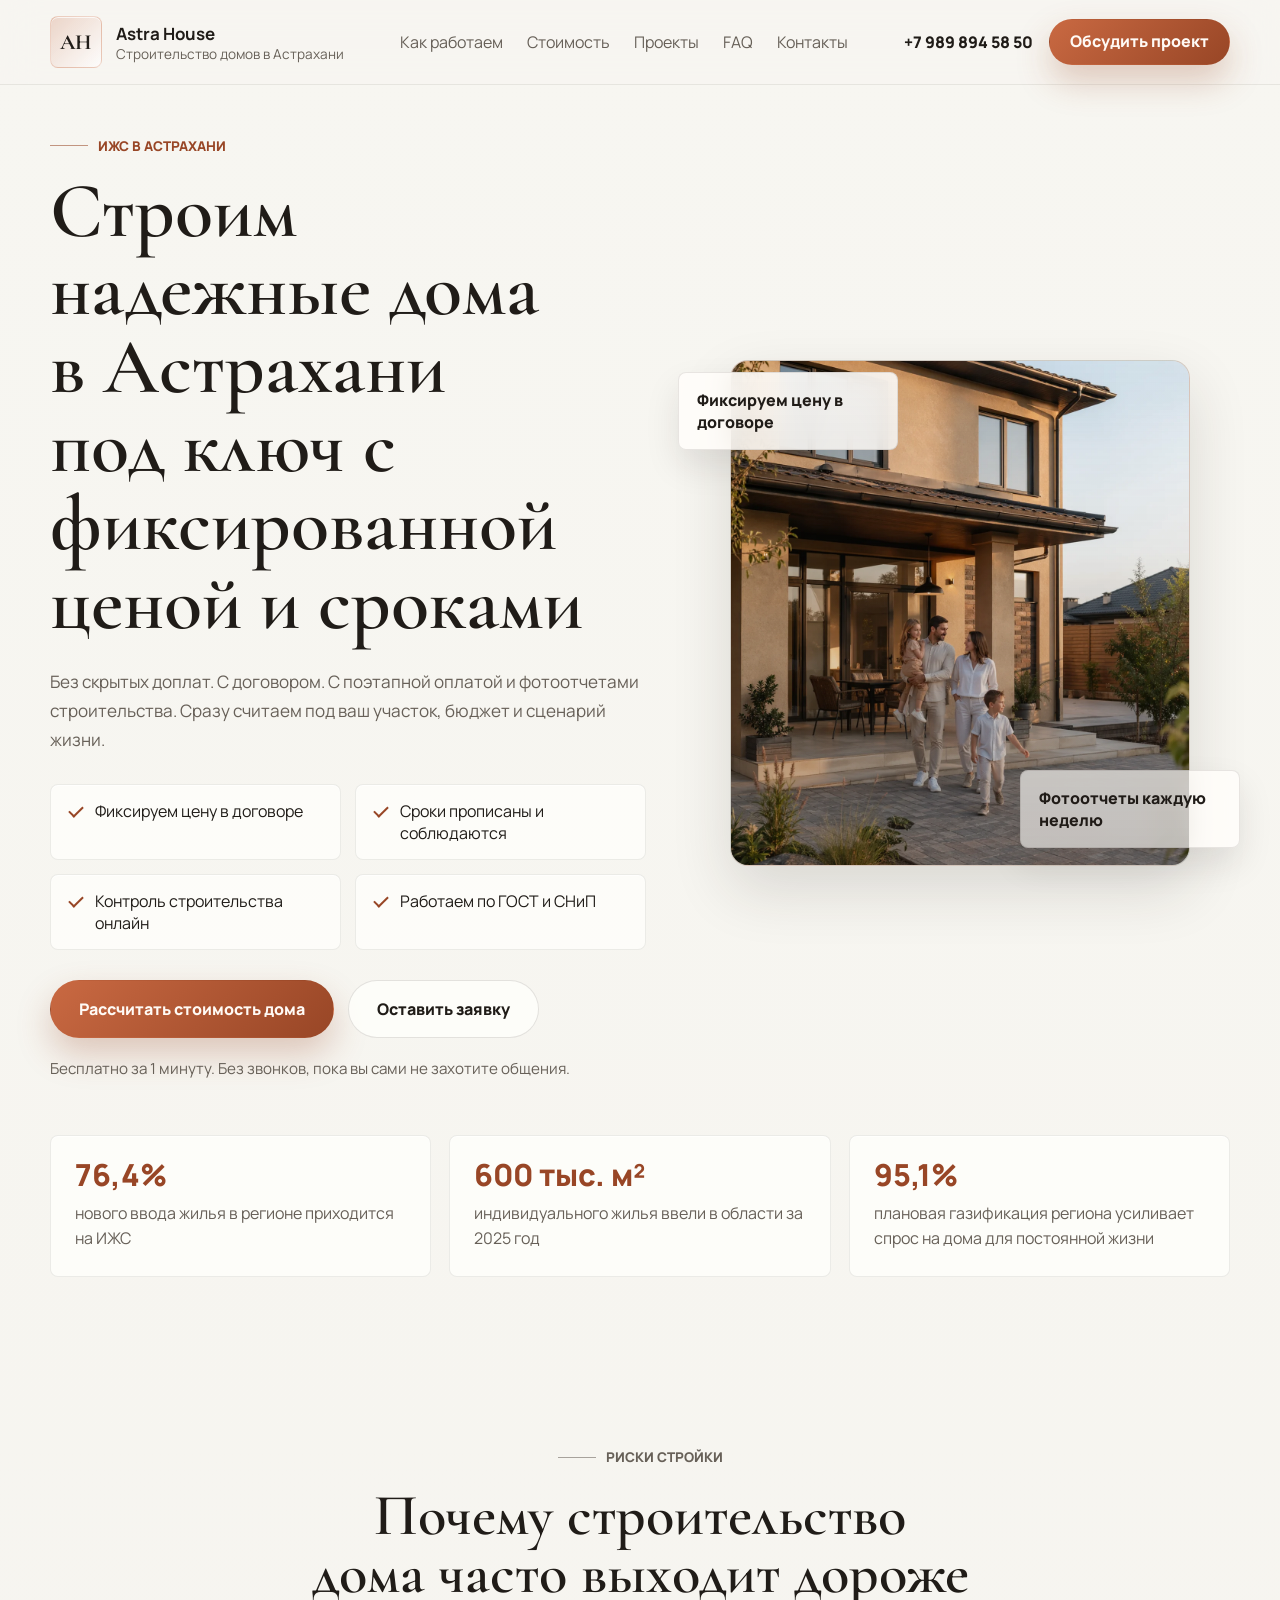
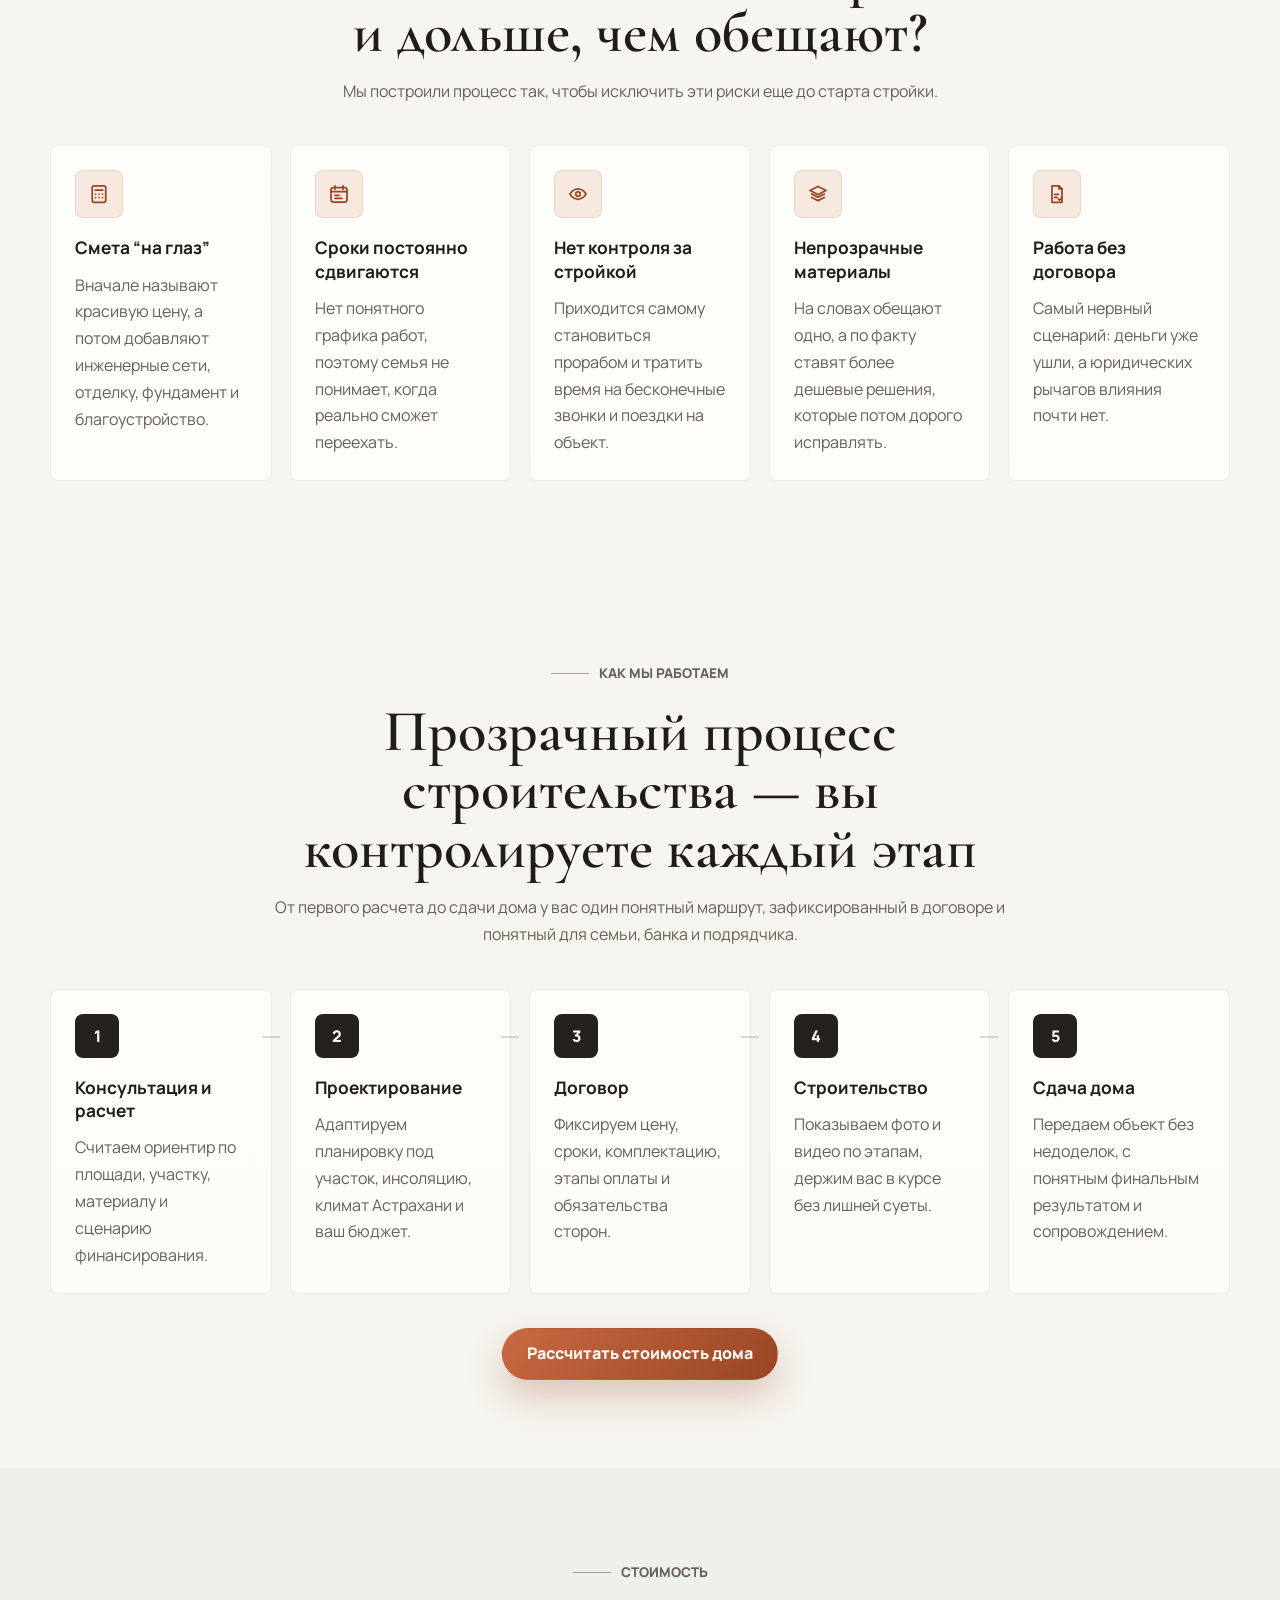
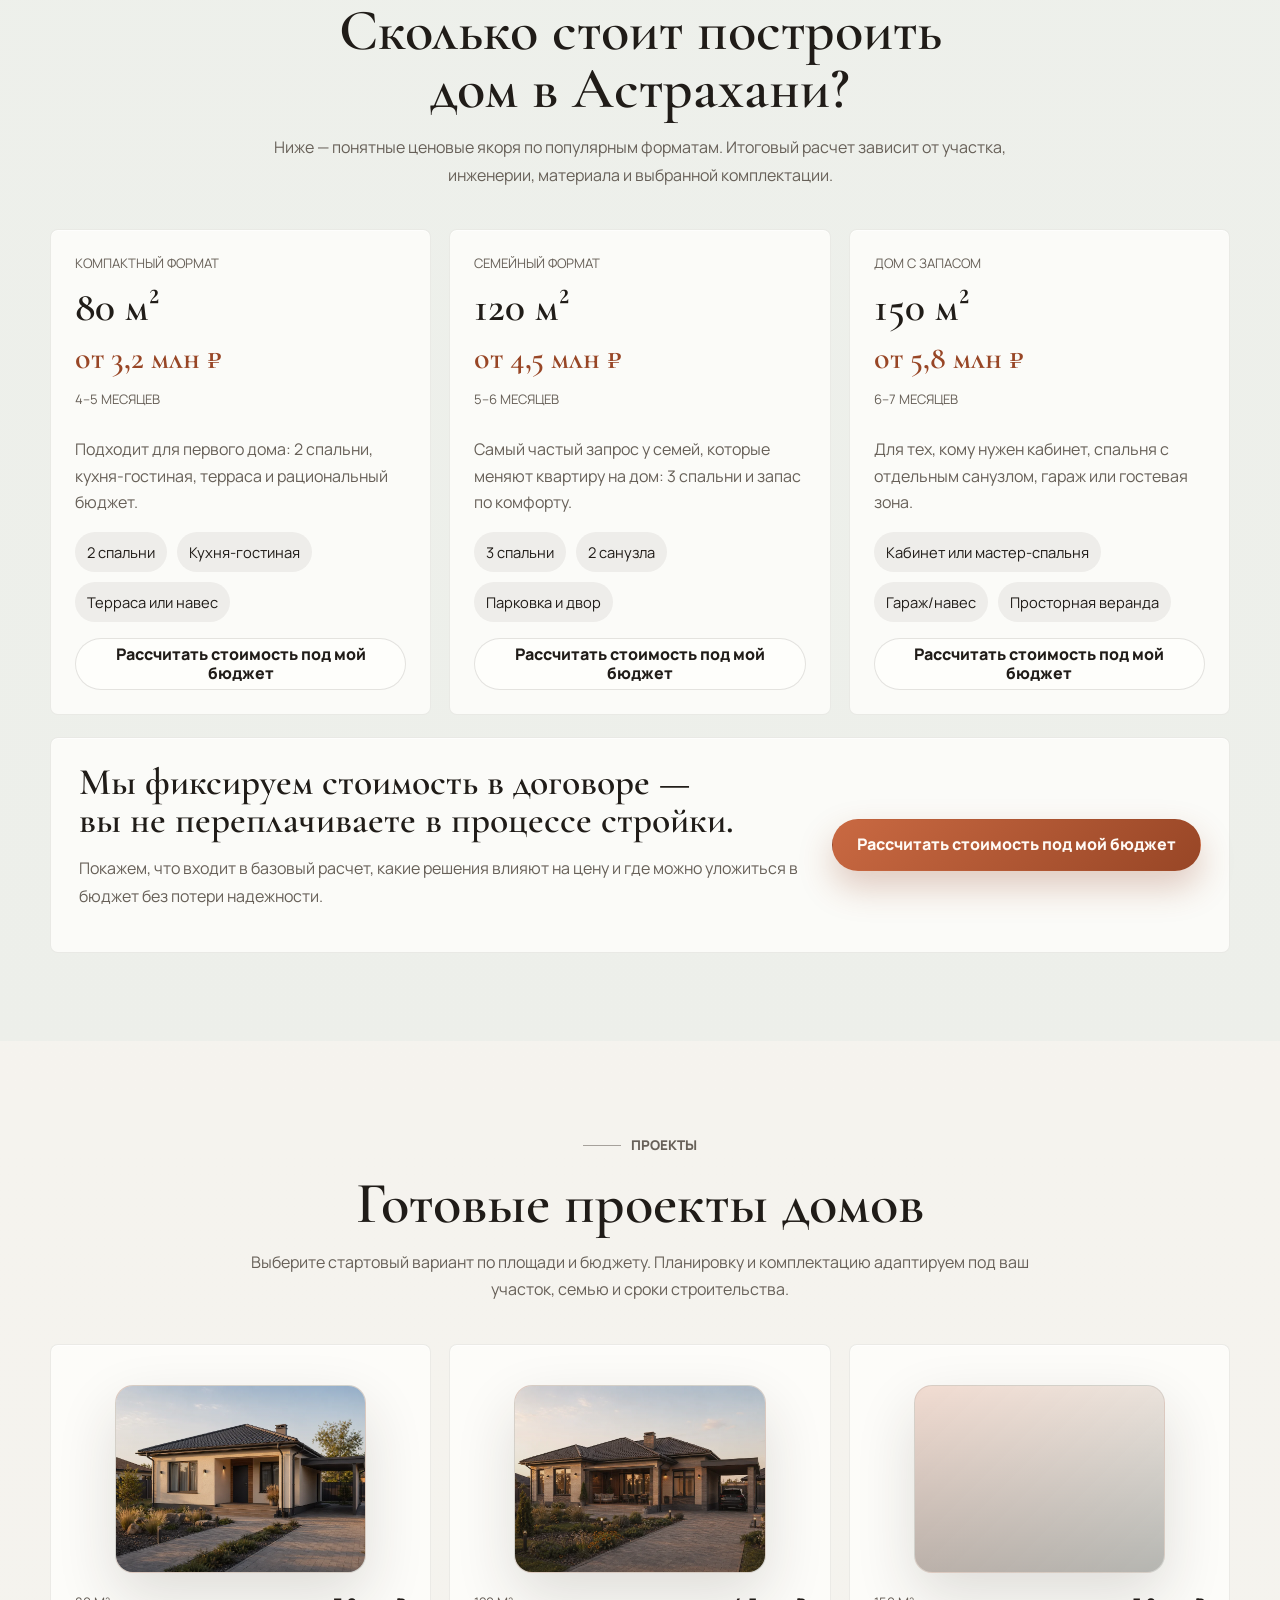
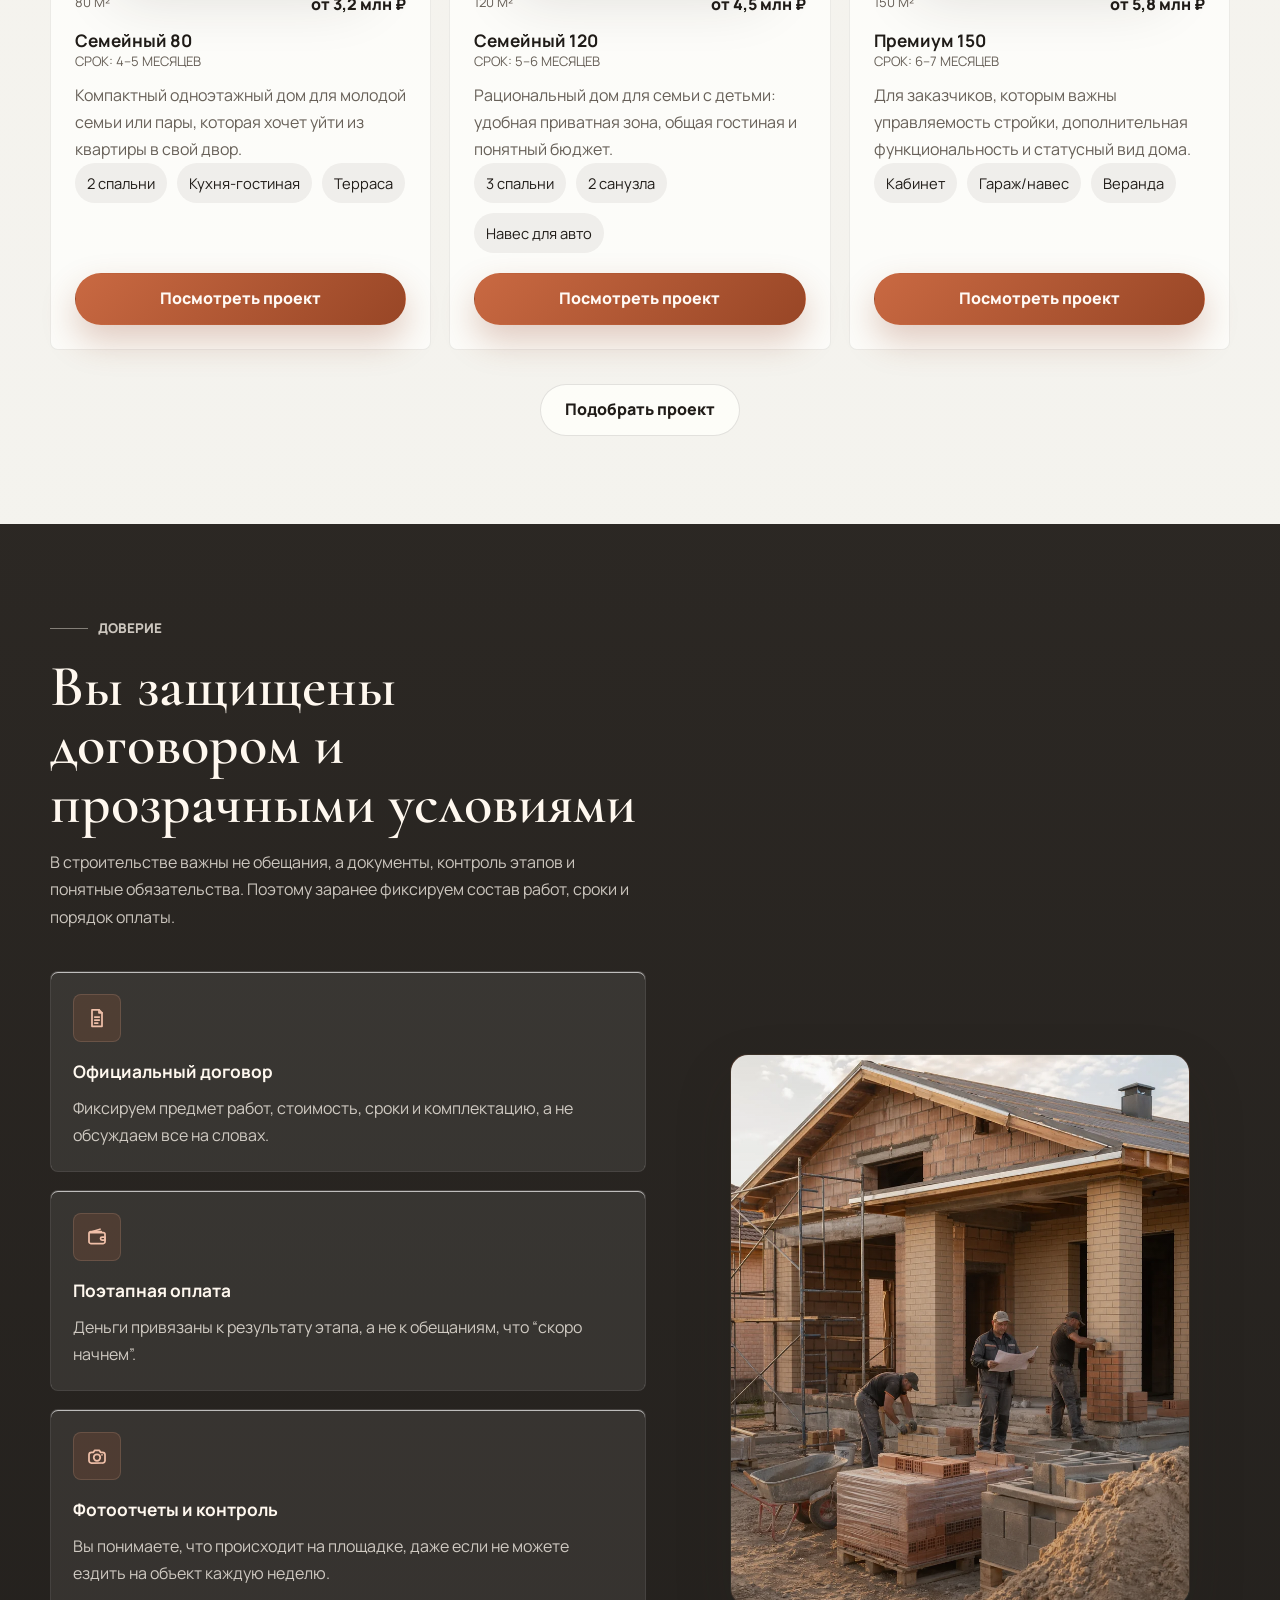
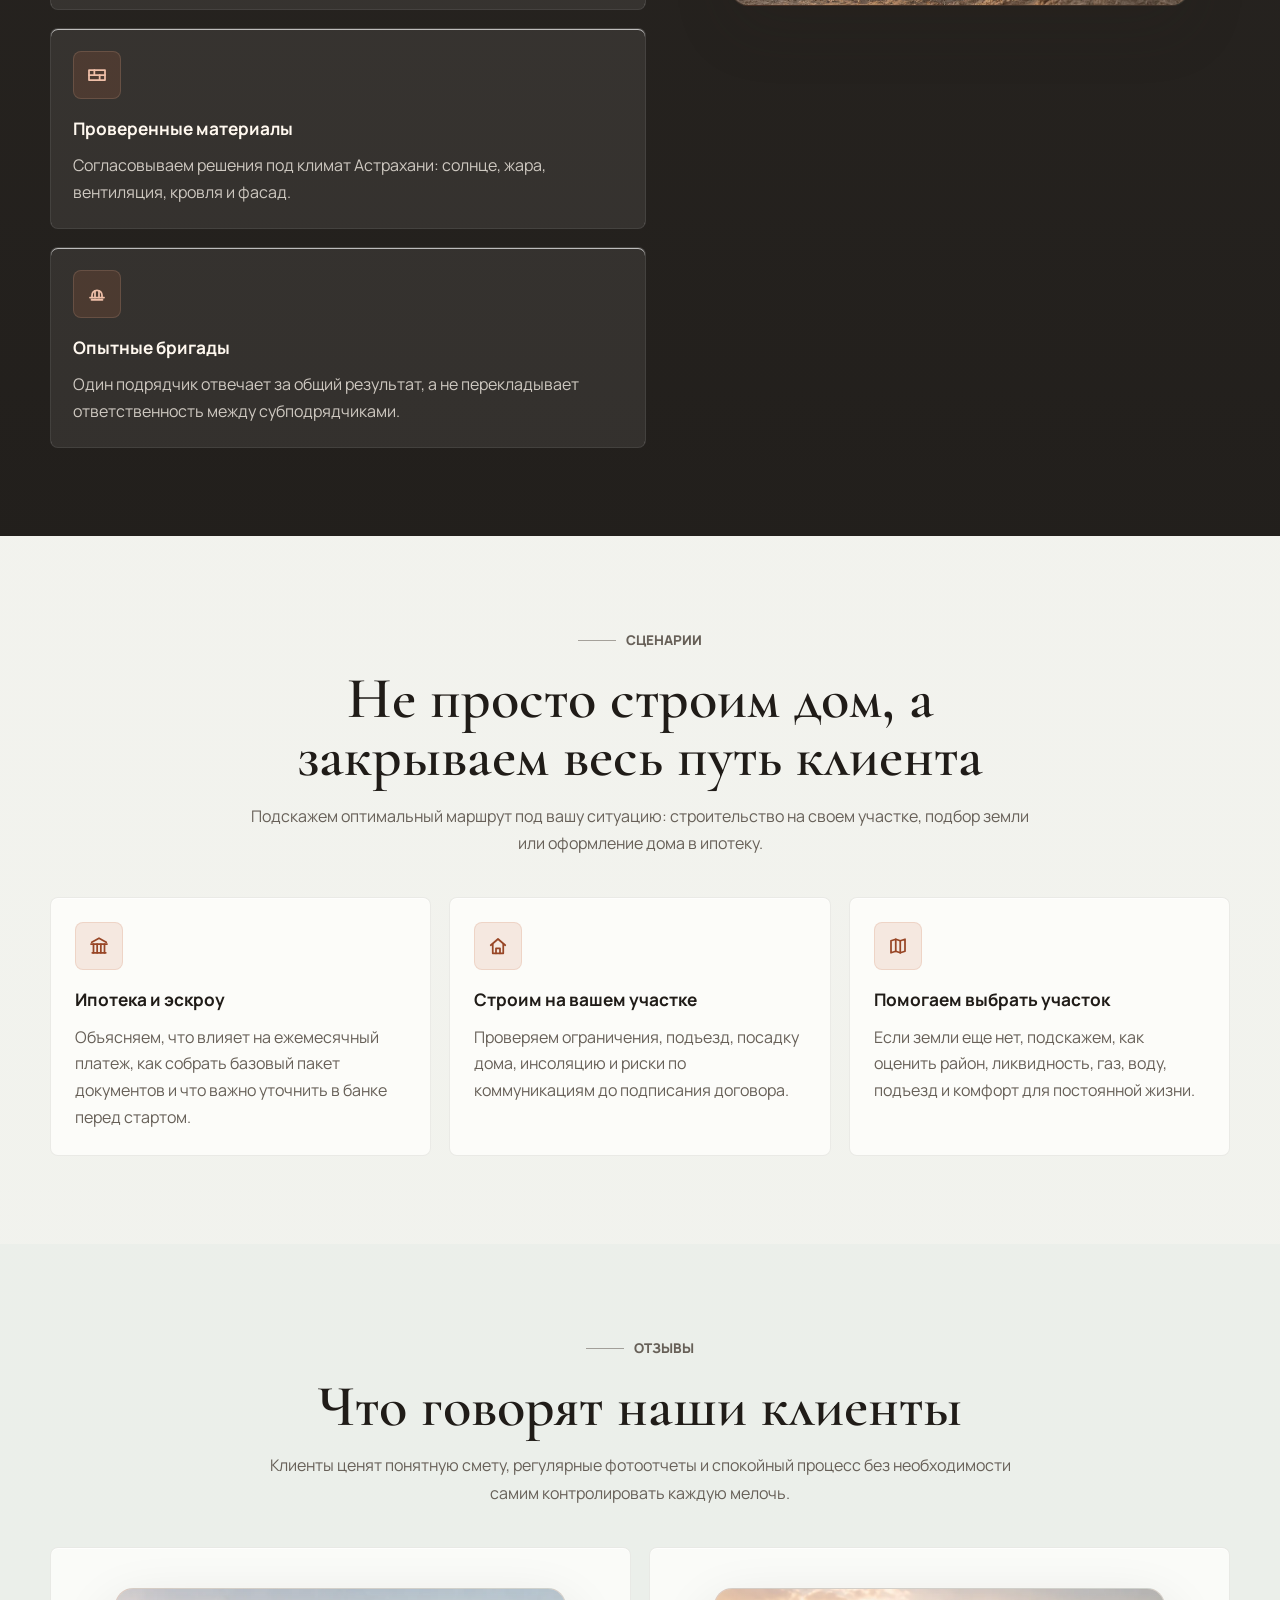
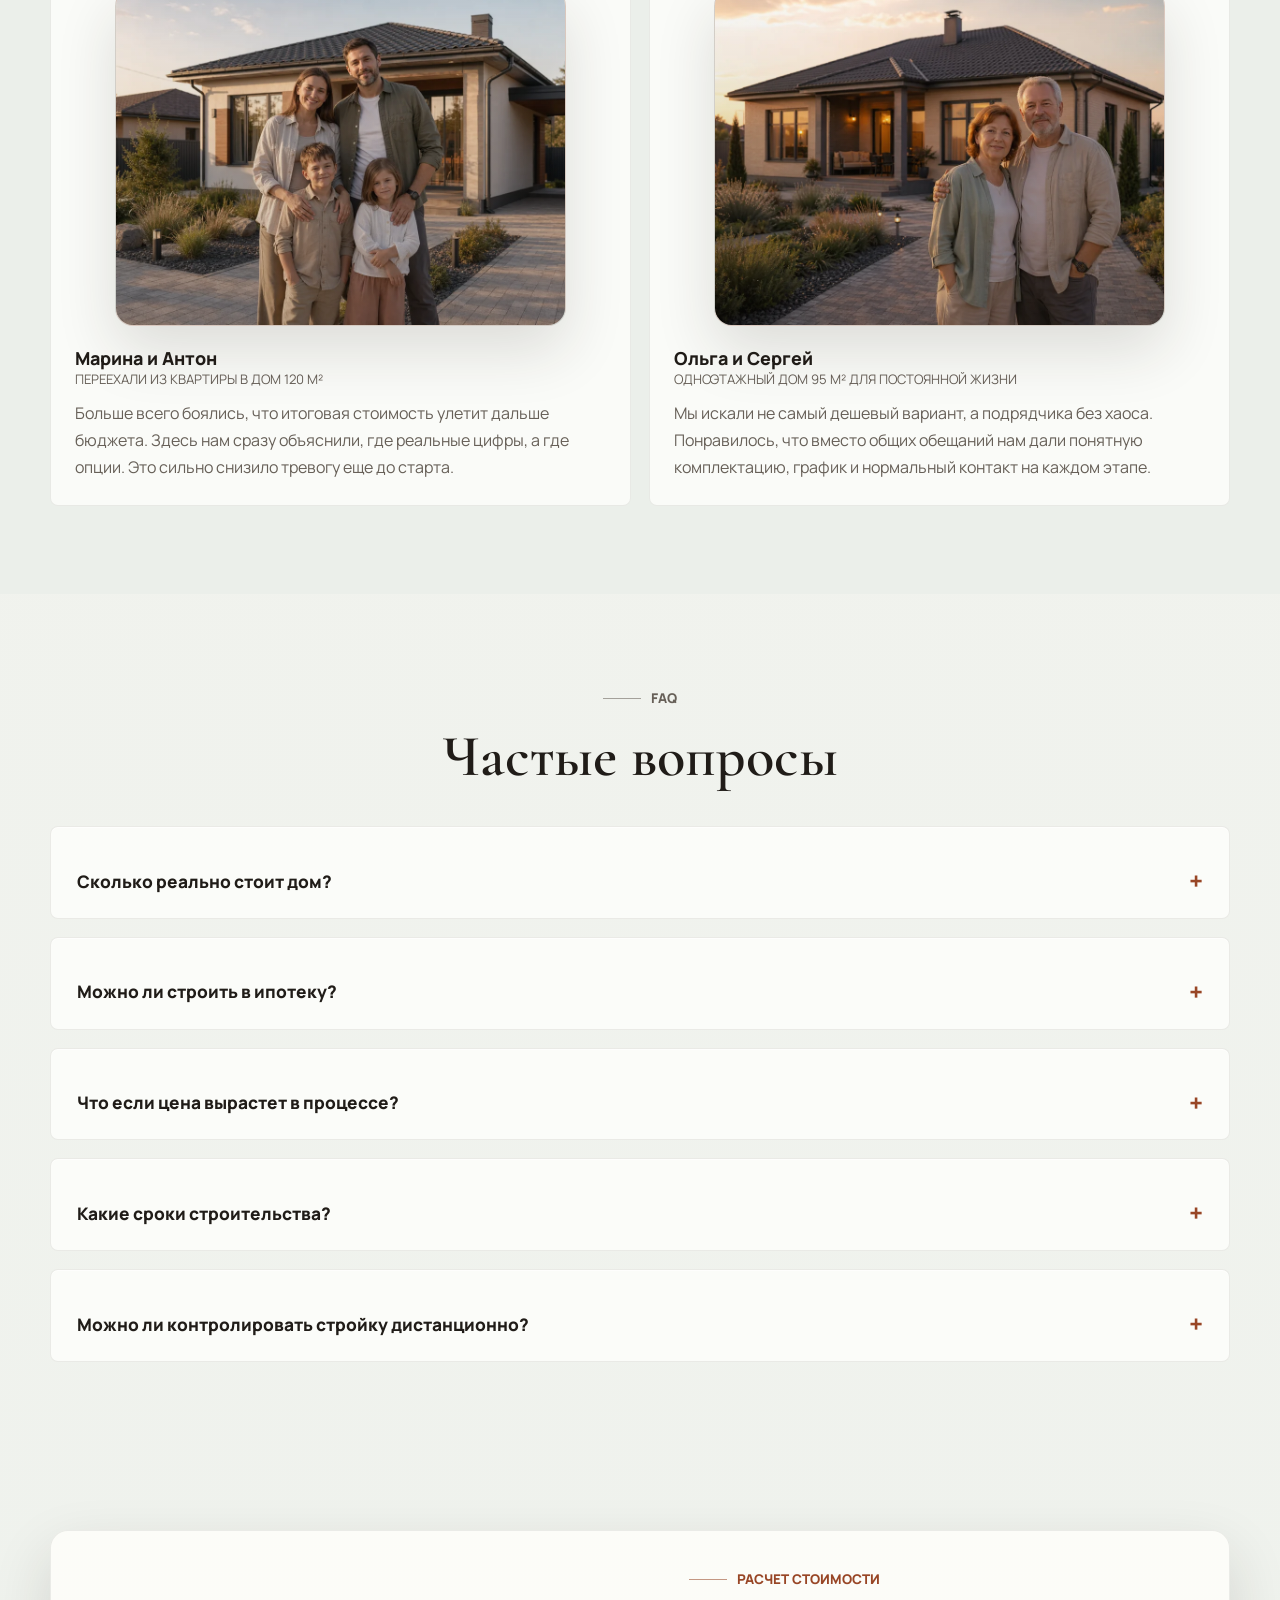
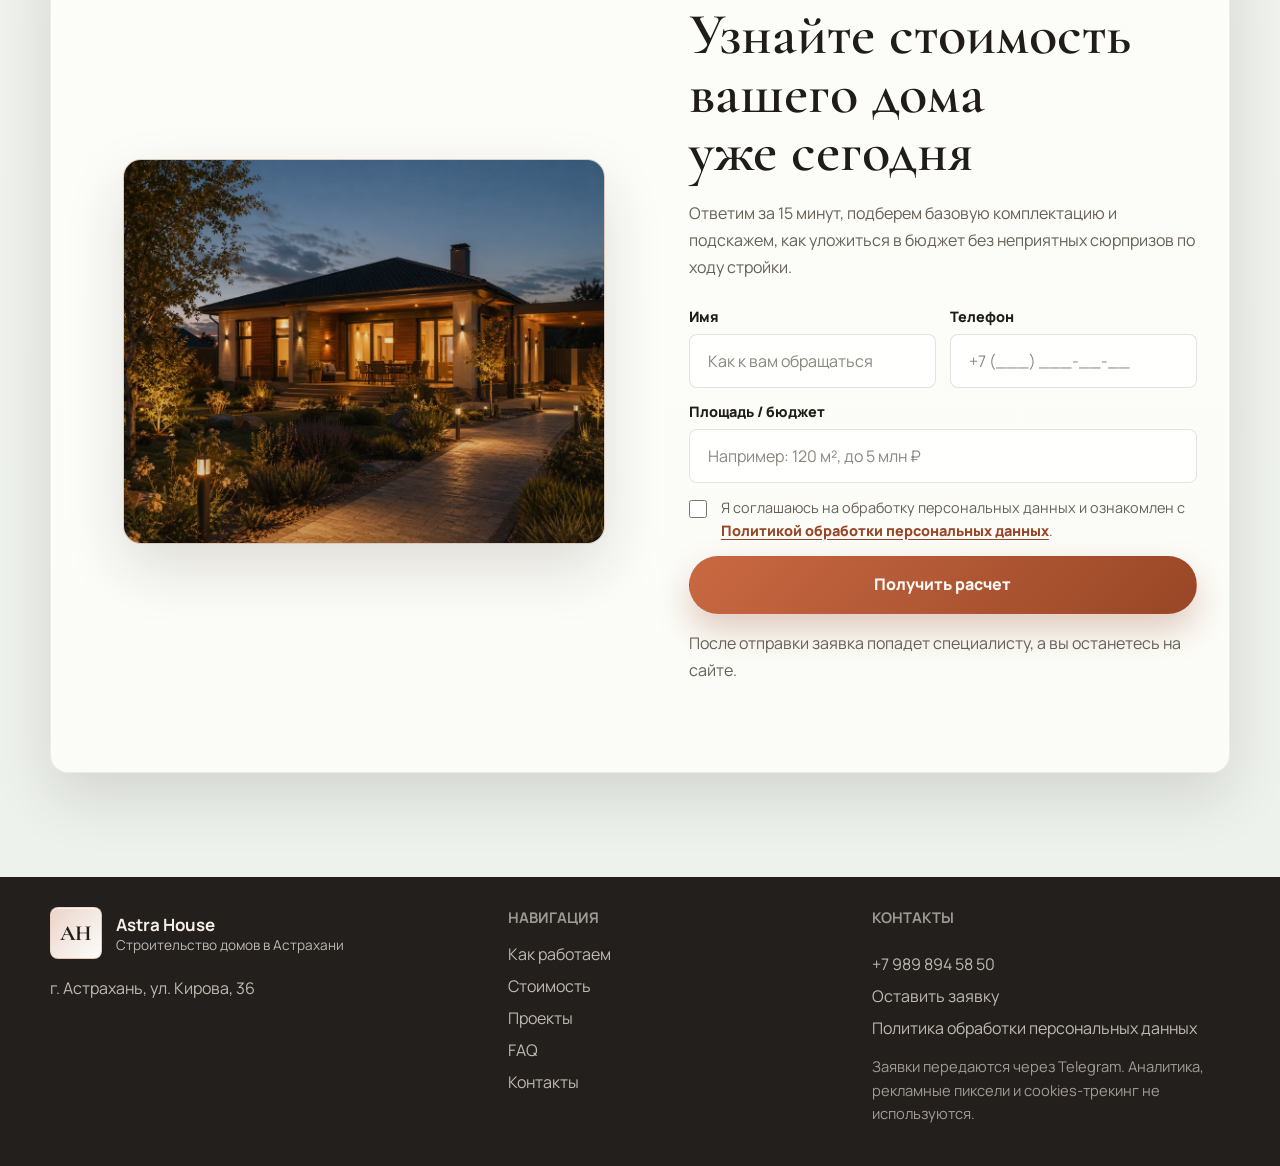
<file: index.html>
<!DOCTYPE html>
<html lang="ru">
  <head>
    <meta charset="UTF-8" />
    <meta name="viewport" content="width=device-width, initial-scale=1.0" />
    <title>Строительство частных домов в Астрахани под ключ</title>
    <meta
      name="description"
      id="meta-description"
      content="Строим надежные дома в Астрахани под ключ: фиксированная цена и сроки, поэтапная оплата, фотоотчеты, понятная смета и расчет за 1 минуту."
    />
    <meta name="theme-color" content="#f4ede3" />
    <link rel="icon" href="./favicon.svg" type="image/svg+xml" />
    <link rel="canonical" id="meta-canonical" href="https://astra-house.wuaze.com/" />
    <meta property="og:type" content="website" />
    <meta property="og:locale" content="ru_RU" />
    <meta property="og:title" id="meta-og-title" content="Строительство частных домов в Астрахани под ключ" />
    <meta
      property="og:description"
      id="meta-og-description"
      content="Строим надежные дома в Астрахани под ключ: фиксированная цена и сроки, поэтапная оплата, фотоотчеты, понятная смета и расчет за 1 минуту."
    />
    <meta property="og:url" id="meta-og-url" content="https://astra-house.wuaze.com/" />
    <meta property="og:image" id="meta-og-image" content="https://astra-house.wuaze.com/images/og-cover.webp" />
    <meta name="twitter:card" content="summary_large_image" />
    <meta name="twitter:title" id="meta-twitter-title" content="Строительство частных домов в Астрахани под ключ" />
    <meta
      name="twitter:description"
      id="meta-twitter-description"
      content="Строим надежные дома в Астрахани под ключ: фиксированная цена и сроки, поэтапная оплата, фотоотчеты, понятная смета и расчет за 1 минуту."
    />
    <meta name="twitter:image" id="meta-twitter-image" content="https://astra-house.wuaze.com/images/og-cover.webp" />
    <link rel="preconnect" href="https://fonts.googleapis.com" />
    <link rel="preconnect" href="https://fonts.gstatic.com" crossorigin />
    <link
      href="https://fonts.googleapis.com/css2?family=Cormorant+Garamond:wght@500;600;700&family=Manrope:wght@400;500;600;700;800&display=swap"
      rel="stylesheet"
    />
    <link rel="stylesheet" href="./project/styles.css" />
    <script defer src="./project/config.js"></script>
    <script defer src="./project/script.js"></script>
  </head>
  <body>
    <header class="site-header" id="top">
      <div class="container site-header__inner">
        <a class="brand" href="#top" aria-label="На верх страницы">
          <span class="brand__mark" data-config-text="brand.mark">AH</span>
          <span class="brand__copy">
            <strong data-config-text="brand.name">Astra House</strong>
            <span data-config-text="brand.tagline">Строительство домов в Астрахани</span>
          </span>
        </a>

        <button class="nav-toggle" type="button" aria-expanded="false" aria-controls="site-nav">
          <span></span>
          <span></span>
          <span></span>
          <span class="sr-only">Открыть меню</span>
        </button>

        <nav class="site-nav" id="site-nav" aria-label="Основная навигация">
          <ul class="site-nav__list" id="nav-list"></ul>
        </nav>

        <div class="site-header__actions">
          <a class="header-phone" data-config-href="contacts.phoneHref" href="tel:+79898945850">
            <span data-config-text="contacts.phoneDisplay">+7 989 894 58 50</span>
          </a>
          <a
            class="button button--solid button--small"
            data-action="open-quiz"
            data-cta-source="header"
            href="#final-cta"
            data-config-text="cta.header"
          >
            Обсудить проект
          </a>
        </div>
      </div>
    </header>

    <main>
      <section class="hero section section--hero">
        <div class="container hero__grid">
          <div class="hero__content" data-reveal>
            <p class="eyebrow" data-config-text="hero.eyebrow">ИЖС в Астрахани</p>
            <h1 data-config-text="hero.title">
              Строим надежные дома в Астрахани под ключ с фиксированной ценой и сроками
            </h1>
            <p class="hero__lead" data-config-text="hero.description">
              Без скрытых доплат. С договором. С поэтапной оплатой и фотоотчетами строительства.
            </p>

            <ul class="hero__trust-list" id="hero-badges"></ul>

            <div class="hero__actions">
              <button
                class="button button--solid button--large"
                type="button"
                data-action="open-quiz"
                data-cta-source="hero-primary"
                data-config-text="cta.primary"
              >
                Рассчитать стоимость дома
              </button>
              <a
                class="button button--ghost button--large"
                data-action="open-quiz"
                data-cta-source="hero-secondary"
                href="#final-cta"
                data-config-text="cta.secondary"
              >
                Оставить заявку
              </a>
            </div>

            <p class="hero__caption" data-config-text="hero.caption">
              Бесплатно за 1 минуту. Без звонков, пока вы сами не захотите общения.
            </p>
          </div>

          <div class="hero__visual" data-reveal>
            <figure class="media-shell media-shell--hero">
              <img
                class="media-shell__image"
                data-config-image="hero.image.file"
                data-config-alt="hero.image.alt"
                alt="Современный частный дом в Астрахани с семьей на террасе"
                fetchpriority="high"
                decoding="async"
              />
              <span class="media-shell__placeholder">Главное визуальное изображение</span>
            </figure>

            <div class="hero__floating-card hero__floating-card--top" data-config-text="hero.floatingCards.0">
              Фиксируем цену в договоре
            </div>
            <div class="hero__floating-card hero__floating-card--bottom" data-config-text="hero.floatingCards.1">
              Фотоотчеты каждую неделю
            </div>
          </div>
        </div>

        <div class="container">
          <div class="proof-strip" id="proof-strip"></div>
        </div>
      </section>

      <section class="section" id="problem">
        <div class="container">
          <div class="section-heading" data-reveal>
            <p class="eyebrow">Риски стройки</p>
            <h2 data-config-text="problem.title">
              Почему строительство дома часто выходит дороже и дольше, чем обещают?
            </h2>
            <p data-config-text="problem.intro">
              Мы построили процесс так, чтобы исключить эти риски еще до старта стройки.
            </p>
          </div>
          <div class="pain-grid" id="problem-grid"></div>
        </div>
      </section>

      <section class="section" id="process">
        <div class="container">
          <div class="section-heading" data-reveal>
            <p class="eyebrow">Как мы работаем</p>
            <h2 data-config-text="process.title">
              Прозрачный процесс строительства — вы контролируете каждый этап
            </h2>
            <p data-config-text="process.intro">
              От первого расчета до сдачи дома у вас один понятный маршрут, зафиксированный в договоре и понятный для семьи, банка и подрядчика.
            </p>
          </div>
          <div class="timeline" id="process-grid"></div>
          <div class="section-cta" data-reveal>
            <button
              class="button button--solid"
              type="button"
              data-action="open-quiz"
              data-cta-source="process"
              data-config-text="cta.primary"
            >
              Рассчитать стоимость дома
            </button>
          </div>
        </div>
      </section>

      <section class="section section--soft" id="pricing">
        <div class="container">
          <div class="section-heading" data-reveal>
            <p class="eyebrow">Стоимость</p>
            <h2 data-config-text="pricing.title">Сколько стоит построить дом в Астрахани?</h2>
            <p data-config-text="pricing.intro">
              Ниже — понятные ценовые якоря по популярным форматам. Итоговый расчет зависит от участка, инженерии, материала и выбранной комплектации.
            </p>
          </div>
          <div class="pricing-grid" id="pricing-grid"></div>
          <div class="pricing-note card card--cta" data-reveal>
            <div>
              <h3 data-config-text="pricing.note">Мы фиксируем стоимость в договоре — вы не переплачиваете в процессе стройки.</h3>
              <p>Покажем, что входит в базовый расчет, какие решения влияют на цену и где можно уложиться в бюджет без потери надежности.</p>
            </div>
            <button
              class="button button--solid"
              type="button"
              data-action="open-quiz"
              data-cta-source="pricing"
              data-config-text="cta.pricing"
            >
              Рассчитать стоимость под мой бюджет
            </button>
          </div>
        </div>
      </section>

      <section class="section" id="projects">
        <div class="container">
          <div class="section-heading" data-reveal>
            <p class="eyebrow">Проекты</p>
            <h2 data-config-text="projects.title">Готовые проекты домов</h2>
            <p data-config-text="projects.intro">
              Выберите стартовый вариант по площади и бюджету. Планировку и комплектацию адаптируем под ваш участок, семью и сроки строительства.
            </p>
          </div>
          <div class="card-rail" id="projects-grid"></div>
          <div class="section-cta" data-reveal>
            <button
              class="button button--ghost"
              type="button"
              data-action="open-quiz"
              data-cta-source="projects-section"
              data-config-text="cta.project"
            >
              Подобрать проект
            </button>
          </div>
        </div>
      </section>

      <section class="section section--contrast" id="trust">
        <div class="container trust-layout">
          <div class="trust-layout__content" data-reveal>
            <div class="section-heading section-heading--left">
              <p class="eyebrow">Доверие</p>
              <h2 data-config-text="trust.title">Вы защищены договором и прозрачными условиями</h2>
              <p data-config-text="trust.intro">
                В строительстве важны не обещания, а документы, контроль этапов и понятные обязательства. Поэтому заранее фиксируем состав работ, сроки и порядок оплаты.
              </p>
            </div>
            <div class="trust-list" id="trust-grid"></div>
          </div>

          <div class="trust-layout__visual" data-reveal>
            <figure class="media-shell media-shell--portrait">
              <img
                class="media-shell__image"
                data-config-image="trust.image.file"
                data-config-alt="trust.image.alt"
                alt="Реальная стройка частного дома в Астрахани с бригадой и материалами"
                loading="lazy"
                decoding="async"
              />
              <span class="media-shell__placeholder">Реальные фото стройки</span>
            </figure>
          </div>
        </div>
      </section>

      <section class="section" id="scenarios">
        <div class="container">
          <div class="section-heading" data-reveal>
            <p class="eyebrow">Сценарии</p>
            <h2 data-config-text="scenarios.title">Не просто строим дом, а закрываем весь путь клиента</h2>
            <p data-config-text="scenarios.intro">
              Подскажем оптимальный маршрут под вашу ситуацию: строительство на своем участке, подбор земли или оформление дома в ипотеку.
            </p>
          </div>
          <div class="scenario-grid" id="scenarios-grid"></div>
        </div>
      </section>

      <section class="section section--soft" id="reviews">
        <div class="container">
          <div class="section-heading" data-reveal>
            <p class="eyebrow">Отзывы</p>
            <h2 data-config-text="reviews.title">Что говорят наши клиенты</h2>
            <p data-config-text="reviews.intro">
              Клиенты ценят понятную смету, регулярные фотоотчеты и спокойный процесс без необходимости самим контролировать каждую мелочь.
            </p>
          </div>
          <div class="card-rail card-rail--reviews" id="reviews-grid"></div>
        </div>
      </section>

      <section class="section" id="faq">
        <div class="container">
          <div class="section-heading" data-reveal>
            <p class="eyebrow">FAQ</p>
            <h2 data-config-text="faq.title">Частые вопросы</h2>
          </div>
          <div class="faq-list" id="faq-list"></div>
        </div>
      </section>

      <section class="section section--cta" id="final-cta">
        <div class="container final-cta">
          <div class="final-cta__visual" data-reveal>
            <figure class="media-shell media-shell--cta">
              <img
                class="media-shell__image"
                data-config-image="finalCta.image.file"
                data-config-alt="finalCta.image.alt"
                alt="Уютный частный дом вечером с теплым светом и благоустроенным двором"
                loading="lazy"
                decoding="async"
              />
              <span class="media-shell__placeholder">Дом для постоянной жизни</span>
            </figure>
          </div>
          <div class="final-cta__content" data-reveal>
            <p class="eyebrow">Расчет стоимости</p>
            <h2 data-config-text="finalCta.title">Узнайте стоимость вашего дома уже сегодня</h2>
            <p class="final-cta__lead" data-config-text="finalCta.description">
              Ответим за 15 минут, подберем базовую комплектацию и подскажем, как уложиться в бюджет без неприятных сюрпризов по ходу стройки.
            </p>

            <form class="lead-form" id="lead-form" novalidate>
              <label class="field">
                <span>Имя</span>
                <input type="text" name="name" placeholder="Как к вам обращаться" />
              </label>

              <label class="field">
                <span>Телефон</span>
                <input type="tel" name="phone" placeholder="+7 (___) ___-__-__" inputmode="tel" required />
              </label>

              <label class="field field--full">
                <span>Площадь / бюджет</span>
                <input type="text" name="areaBudget" placeholder="Например: 120 м², до 5 млн ₽" />
              </label>

              <label class="consent-field field--full">
                <input type="checkbox" name="privacyConsent" required />
                <span>
                  Я соглашаюсь на обработку персональных данных и ознакомлен с
                  <a href="./privacy.html">Политикой обработки персональных данных</a>.
                </span>
              </label>

              <button class="button button--solid button--large field--full" type="submit" data-config-text="cta.final">
                Получить расчет
              </button>
            </form>

            <p class="final-cta__note" data-config-text="finalCta.note">
              После отправки заявка попадет специалисту, а вы останетесь на сайте.
            </p>
            <p class="form-status" id="lead-form-status" aria-live="polite"></p>
          </div>
        </div>
      </section>
    </main>

    <footer class="site-footer" id="footer">
      <div class="container site-footer__inner">
        <div class="site-footer__brand">
          <a class="brand brand--footer" href="#top" aria-label="На верх страницы">
            <span class="brand__mark" data-config-text="brand.mark">AH</span>
            <span class="brand__copy">
              <strong data-config-text="brand.name">Astra House</strong>
              <span data-config-text="brand.tagline">Строительство домов в Астрахани</span>
            </span>
          </a>
          <p class="site-footer__address" data-config-text="contacts.address">
            г. Астрахань, ул. Кирова, 36
          </p>
        </div>

        <div class="site-footer__nav">
          <h3>Навигация</h3>
          <ul class="footer-nav" id="footer-nav"></ul>
        </div>

        <div class="site-footer__contacts">
          <h3>Контакты</h3>
          <a data-config-href="contacts.phoneHref" href="tel:+79898945850">
            <span data-config-text="contacts.phoneDisplay">+7 989 894 58 50</span>
          </a>
          <a
            data-action="open-quiz"
            data-cta-source="footer"
            href="#final-cta"
          >
            Оставить заявку
          </a>
          <a href="./privacy.html">Политика обработки персональных данных</a>
          <p class="site-footer__legal-text">
            Заявки передаются через Telegram. Аналитика, рекламные пиксели и cookies-трекинг не используются.
          </p>
        </div>
      </div>
    </footer>

    <div class="mobile-sticky-cta" aria-label="Быстрый расчет стоимости">
      <button
        class="button button--solid"
        type="button"
        data-action="open-quiz"
        data-cta-source="mobile-sticky"
        data-config-text="cta.primary"
      >
        Рассчитать стоимость дома
      </button>
    </div>

    <div class="modal" id="project-modal" hidden>
      <div class="modal__backdrop" data-action="close-project-details"></div>
      <div class="modal__dialog modal__dialog--wide" role="dialog" aria-modal="true" aria-labelledby="project-modal-title">
        <button class="modal__close" type="button" data-action="close-project-details" aria-label="Закрыть описание проекта">
          <span></span>
          <span></span>
        </button>
        <div class="project-detail" id="project-modal-content"></div>
      </div>
    </div>

    <div class="modal" id="quiz-modal" hidden>
      <div class="modal__backdrop" data-action="close-quiz"></div>
      <div class="modal__dialog" role="dialog" aria-modal="true" aria-labelledby="quiz-title">
        <button class="modal__close" type="button" data-action="close-quiz" aria-label="Закрыть квиз">
          <span></span>
          <span></span>
        </button>

        <div class="quiz">
          <div class="quiz__header">
            <p class="eyebrow" data-config-text="quiz.eyebrow">Пройдите тест за 1 минуту</p>
            <div class="quiz__progress" aria-hidden="true">
              <span id="quiz-progress-bar"></span>
            </div>
            <div class="quiz__meta">
              <span id="quiz-counter">1 / 7</span>
              <span data-config-text="quiz.socialProof">Уже ответили 134 человека сегодня</span>
            </div>
          </div>

          <div class="quiz__body" id="quiz-content">
            <h3 id="quiz-title">Какой дом вы планируете построить?</h3>
          </div>

          <div class="quiz__footer" id="quiz-footer"></div>
        </div>
      </div>
    </div>

    <div class="modal" id="lead-success-modal" hidden>
      <div class="modal__backdrop" data-action="close-lead-success"></div>
      <div class="modal__dialog modal__dialog--success" role="dialog" aria-modal="true" aria-labelledby="lead-success-title">
        <button class="modal__close" type="button" data-action="close-lead-success" aria-label="Закрыть сообщение">
          <span></span>
          <span></span>
        </button>

        <div class="lead-success">
          <span class="lead-success__mark" aria-hidden="true"></span>
          <p class="eyebrow">Готово</p>
          <h2 id="lead-success-title">Заявка отправлена</h2>
          <p>Спасибо! Мы получили вашу заявку и скоро свяжемся с вами по указанному телефону.</p>
          <button class="button button--solid" type="button" data-action="close-lead-success" id="lead-success-close">
            Хорошо
          </button>
        </div>
      </div>
    </div>

    <script type="application/ld+json" id="faq-schema"></script>
  </body>
</html>
</file>
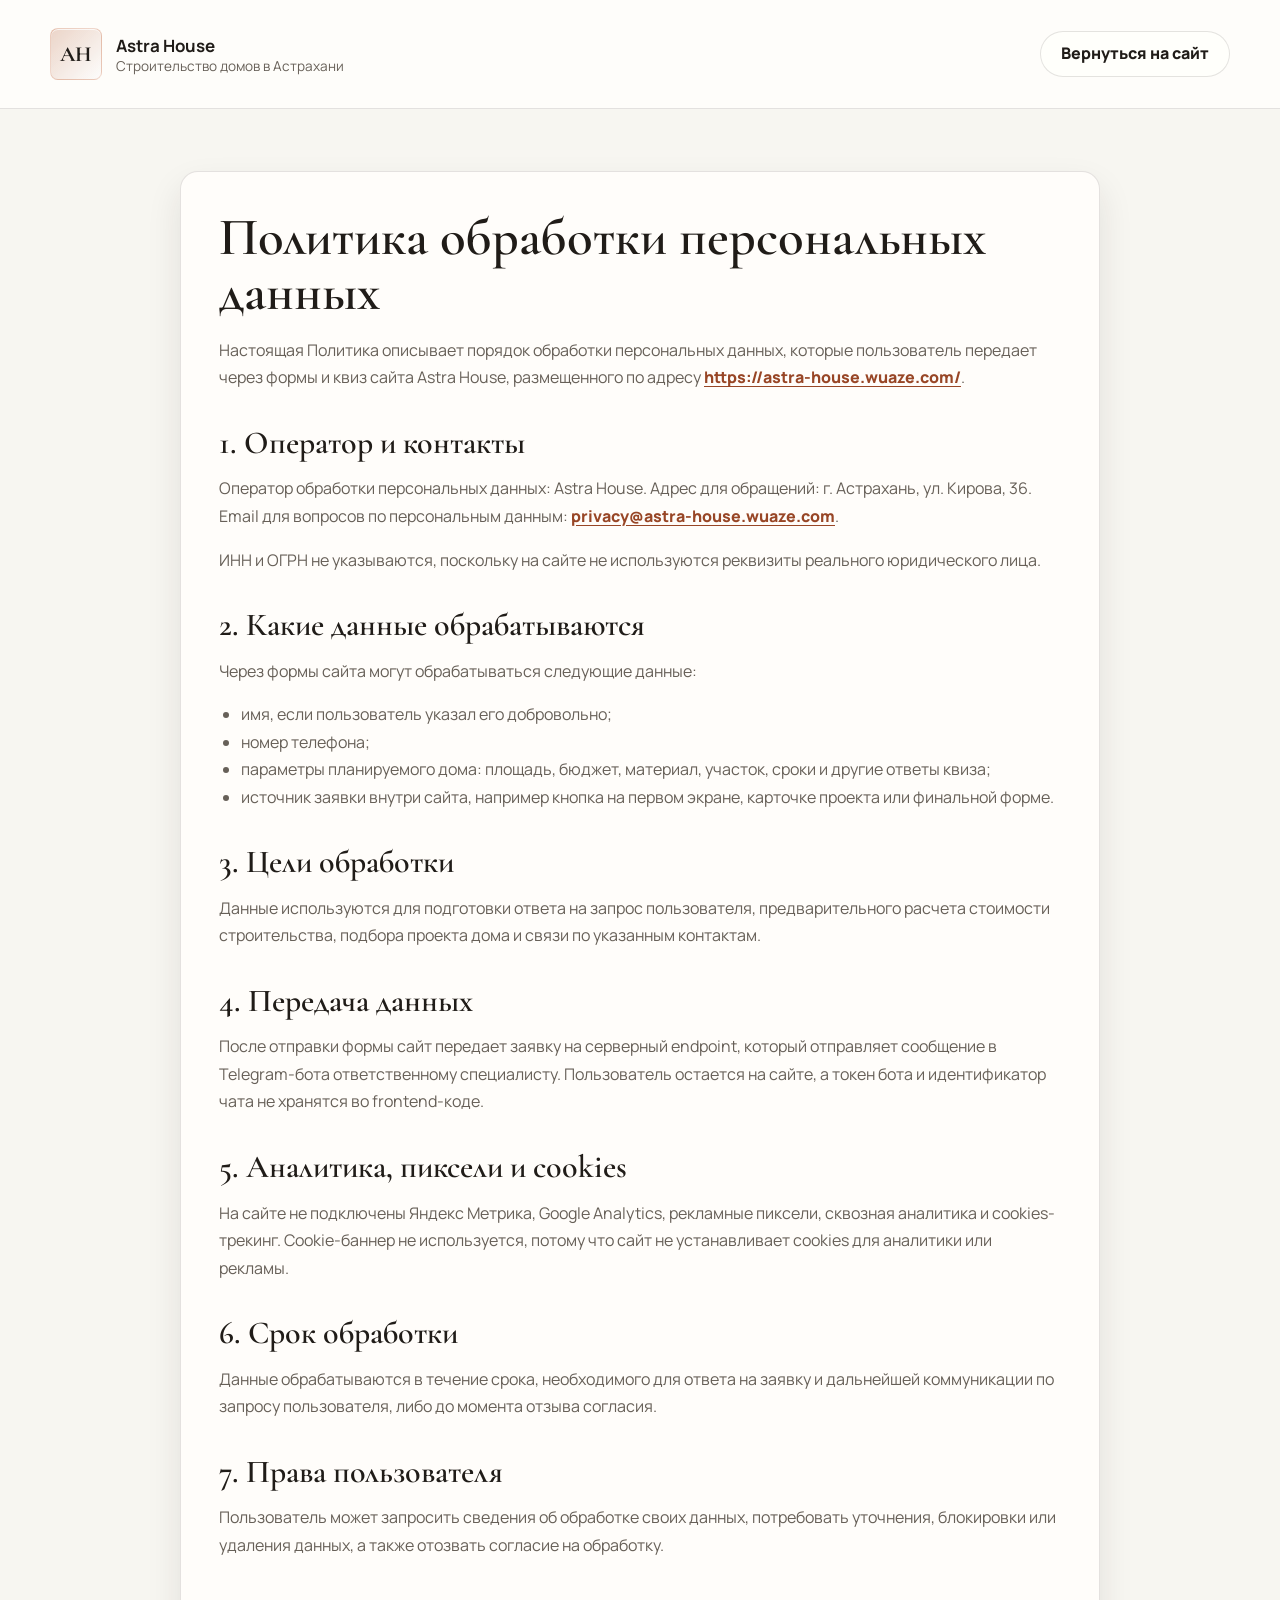
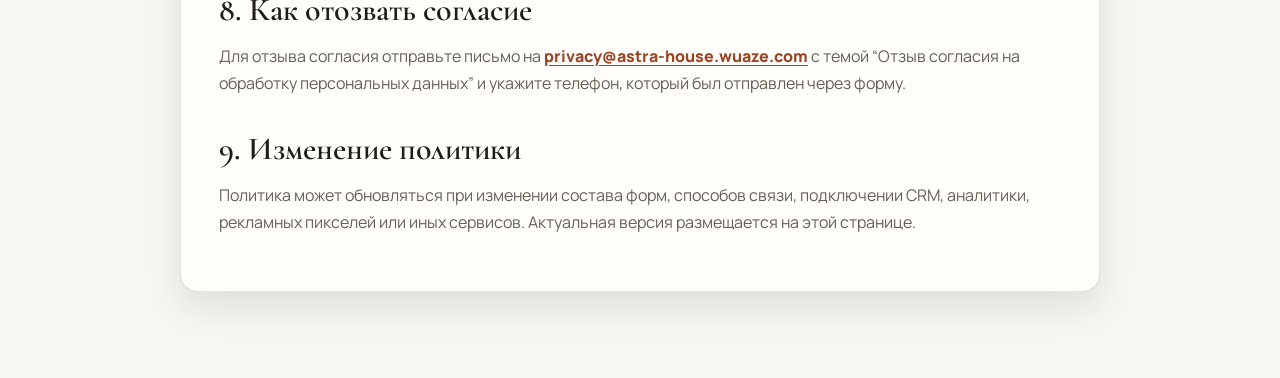
<file: privacy.html>
<!DOCTYPE html>
<html lang="ru">
  <head>
    <meta charset="UTF-8" />
    <meta name="viewport" content="width=device-width, initial-scale=1.0" />
    <title>Политика обработки персональных данных | Astra House</title>
    <meta
      name="description"
      content="Политика обработки персональных данных Astra House: какие данные собираются через формы, для чего они нужны и как отозвать согласие."
    />
    <meta name="robots" content="noindex, follow" />
    <meta name="theme-color" content="#f5f3ee" />
    <link rel="icon" href="./favicon.svg" type="image/svg+xml" />
    <link rel="canonical" href="https://astra-house.wuaze.com/privacy.html" />
    <link rel="preconnect" href="https://fonts.googleapis.com" />
    <link rel="preconnect" href="https://fonts.gstatic.com" crossorigin />
    <link
      href="https://fonts.googleapis.com/css2?family=Cormorant+Garamond:wght@500;600;700&family=Manrope:wght@400;500;600;700;800&display=swap"
      rel="stylesheet"
    />
    <link rel="stylesheet" href="./project/styles.css" />
  </head>
  <body class="legal-page">
    <header class="legal-header">
      <div class="container legal-header__inner">
        <a class="brand" href="./index.html" aria-label="На главную страницу">
          <span class="brand__mark">AH</span>
          <span class="brand__copy">
            <strong>Astra House</strong>
            <span>Строительство домов в Астрахани</span>
          </span>
        </a>
        <a class="button button--ghost button--small" href="./index.html">Вернуться на сайт</a>
      </div>
    </header>

    <main class="legal-main">
      <article class="container legal-document">
        <h1>Политика обработки персональных данных</h1>
        <p>
          Настоящая Политика описывает порядок обработки персональных данных, которые пользователь
          передает через формы и квиз сайта Astra House, размещенного по адресу
          <a href="https://astra-house.wuaze.com/">https://astra-house.wuaze.com/</a>.
        </p>

        <h2>1. Оператор и контакты</h2>
        <p>
          Оператор обработки персональных данных: Astra House. Адрес для обращений:
          г. Астрахань, ул. Кирова, 36. Email для вопросов по
          персональным данным: <a href="mailto:privacy@astra-house.wuaze.com">privacy@astra-house.wuaze.com</a>.
        </p>
        <p>
          ИНН и ОГРН не указываются, поскольку на сайте не используются реквизиты реального
          юридического лица.
        </p>

        <h2>2. Какие данные обрабатываются</h2>
        <p>Через формы сайта могут обрабатываться следующие данные:</p>
        <ul>
          <li>имя, если пользователь указал его добровольно;</li>
          <li>номер телефона;</li>
          <li>параметры планируемого дома: площадь, бюджет, материал, участок, сроки и другие ответы квиза;</li>
          <li>источник заявки внутри сайта, например кнопка на первом экране, карточке проекта или финальной форме.</li>
        </ul>

        <h2>3. Цели обработки</h2>
        <p>
          Данные используются для подготовки ответа на запрос пользователя, предварительного расчета
          стоимости строительства, подбора проекта дома и связи по указанным контактам.
        </p>

        <h2>4. Передача данных</h2>
        <p>
          После отправки формы сайт передает заявку на серверный endpoint, который отправляет
          сообщение в Telegram-бота ответственному специалисту. Пользователь остается на сайте,
          а токен бота и идентификатор чата не хранятся во frontend-коде.
        </p>

        <h2>5. Аналитика, пиксели и cookies</h2>
        <p>
          На сайте не подключены Яндекс Метрика, Google Analytics, рекламные пиксели, сквозная
          аналитика и cookies-трекинг. Cookie-баннер не используется, потому что сайт не устанавливает
          cookies для аналитики или рекламы.
        </p>

        <h2>6. Срок обработки</h2>
        <p>
          Данные обрабатываются в течение срока, необходимого для ответа на заявку и дальнейшей
          коммуникации по запросу пользователя, либо до момента отзыва согласия.
        </p>

        <h2>7. Права пользователя</h2>
        <p>
          Пользователь может запросить сведения об обработке своих данных, потребовать уточнения,
          блокировки или удаления данных, а также отозвать согласие на обработку.
        </p>

        <h2>8. Как отозвать согласие</h2>
        <p>
          Для отзыва согласия отправьте письмо на
          <a href="mailto:privacy@astra-house.wuaze.com">privacy@astra-house.wuaze.com</a> с темой
          “Отзыв согласия на обработку персональных данных” и укажите телефон, который был отправлен
          через форму.
        </p>

        <h2>9. Изменение политики</h2>
        <p>
          Политика может обновляться при изменении состава форм, способов связи, подключении CRM,
          аналитики, рекламных пикселей или иных сервисов. Актуальная версия размещается на этой
          странице.
        </p>
      </article>
    </main>
  </body>
</html>
</file>
<file: project/styles.css>
:root {
	--bg: #f5f3ee;
	--bg-soft: #e8eee8;
	--surface: rgba(255, 255, 252, 0.82);
	--surface-strong: #fffdfa;
	--surface-dark: #25211d;
	--text: #201c18;
	--text-soft: #676058;
	--line: rgba(32, 28, 24, 0.12);
	--line-strong: rgba(32, 28, 24, 0.2);
	--accent: #c96942;
	--accent-strong: #984626;
	--accent-soft: rgba(201, 105, 66, 0.13);
	--sage: #6f806f;
	--sage-soft: rgba(111, 128, 111, 0.16);
	--danger: #8d2f2f;
	--shadow-lg: 0 24px 60px rgba(39, 32, 25, 0.14);
	--shadow-md: 0 16px 34px rgba(39, 32, 25, 0.1);
	--radius-xl: 18px;
	--radius-lg: 8px;
	--radius-md: 8px;
	--radius-sm: 8px;
	--container: min(1180px, calc(100vw - 40px));
}

*,
*::before,
*::after {
	box-sizing: border-box;
}

html {
	scroll-behavior: smooth;
	overflow-x: hidden;
}

body {
	width: 100%;
	min-height: 100vh;
	margin: 0;
	overflow-x: clip;
	font-family: 'Manrope', sans-serif;
	color: var(--text);
	background:
		linear-gradient(180deg, #f7f6f1 0%, var(--bg) 40%, #eef2ed 100%);
}

body.is-locked {
	overflow: hidden;
}

img {
	display: block;
	max-width: 100%;
}

a {
	color: inherit;
	text-decoration: none;
}

button,
input {
	min-width: 0;
	font: inherit;
}

button {
	border: 0;
	background: none;
	color: inherit;
}

button:focus-visible,
a:focus-visible,
input:focus-visible {
	outline: 3px solid rgba(201, 105, 66, 0.36);
	outline-offset: 3px;
}

.sr-only {
	position: absolute;
	width: 1px;
	height: 1px;
	padding: 0;
	margin: -1px;
	overflow: hidden;
	clip: rect(0, 0, 0, 0);
	border: 0;
}

.container {
	width: var(--container);
	margin: 0 auto;
}

.section {
	padding: 88px 0;
}

.section--hero {
	padding-top: 44px;
	padding-bottom: 76px;
}

.section--soft {
	background: rgba(232, 238, 232, 0.56);
}

.section--contrast {
	background:
		linear-gradient(180deg, rgba(37, 33, 29, 0.97), rgba(30, 27, 24, 0.98));
	color: #fff8ef;
}

.section--cta {
	padding-top: 80px;
	padding-bottom: 104px;
}

.section-heading {
	max-width: 780px;
	margin: 0 auto 40px;
	text-align: center;
}

.section-heading--left {
	margin-left: 0;
	text-align: left;
}

.section-heading h1,
.section-heading h2,
.hero h1,
.final-cta h2,
.pricing-note h3 {
	margin: 0;
	font-family: 'Cormorant Garamond', serif;
	font-weight: 600;
	line-height: 1;
	letter-spacing: 0;
	text-wrap: balance;
}

.hero h1 {
	max-width: 15ch;
	font-size: 4.9rem;
}

.section-heading h2,
.final-cta h2 {
	font-size: 3.65rem;
}

.section-heading p,
.hero__lead,
.hero__caption,
.pricing-note p,
.final-cta__lead,
.final-cta__note,
.site-footer__address,
.form-status {
	color: var(--text-soft);
	line-height: 1.7;
}

.section--contrast .section-heading p,
.section--contrast .trust-item p {
	color: rgba(255, 248, 239, 0.76);
}

.eyebrow {
	display: inline-flex;
	align-items: center;
	gap: 10px;
	margin: 0 0 18px;
	font-size: 0.84rem;
	font-weight: 800;
	letter-spacing: 0;
	text-transform: uppercase;
	color: var(--accent-strong);
}

.section--contrast .eyebrow {
	color: #efbfa8;
}

.eyebrow::before {
	content: '';
	width: 38px;
	height: 1px;
	background: currentColor;
	opacity: 0.55;
}

.site-header {
	position: sticky;
	top: 0;
	z-index: 40;
	backdrop-filter: blur(18px);
	background: rgba(247, 246, 241, 0.9);
	border-bottom: 1px solid rgba(32, 28, 24, 0.08);
}

.site-header__inner {
	display: grid;
	grid-template-columns: auto minmax(0, 1fr) auto;
	align-items: center;
	gap: 26px;
	min-height: 84px;
}

.brand {
	display: inline-flex;
	align-items: center;
	gap: 14px;
	min-width: 0;
	color: inherit;
}

.brand__mark {
	display: grid;
	place-items: center;
	flex: 0 0 auto;
	width: 52px;
	height: 52px;
	border-radius: 8px;
	background:
		linear-gradient(135deg, rgba(201, 105, 66, 0.22), rgba(255, 255, 255, 0.8)),
		#f5f3ee;
	border: 1px solid rgba(201, 105, 66, 0.24);
	box-shadow: inset 0 1px 0 rgba(255, 255, 255, 0.72);
	font-family: 'Cormorant Garamond', serif;
	font-size: 1.35rem;
	font-weight: 700;
	letter-spacing: 0;
}

.brand__copy {
	display: flex;
	flex-direction: column;
	min-width: 0;
}

.brand__copy strong {
	font-size: 1.06rem;
	letter-spacing: 0;
	white-space: nowrap;
}

.brand__copy span {
	color: var(--text-soft);
	font-size: 0.85rem;
	white-space: nowrap;
}

.brand--footer .brand__mark {
	background:
		linear-gradient(135deg, rgba(201, 105, 66, 0.22), rgba(255, 255, 255, 0.8)),
		#f5f3ee;
	border-color: rgba(201, 105, 66, 0.24);
	color: var(--text);
}

.site-nav {
	justify-self: center;
}

.site-nav__list,
.footer-nav,
.hero__trust-list,
.feature-list,
.trust-list {
	list-style: none;
	padding: 0;
	margin: 0;
}

.site-nav__list {
	display: flex;
	align-items: center;
	gap: 24px;
}

.site-nav__list a,
.footer-nav a,
.site-footer__contacts a {
	color: var(--text-soft);
	transition: color 180ms ease;
}

.site-nav__list a:hover,
.footer-nav a:hover,
.site-footer__contacts a:hover {
	color: var(--text);
}

.site-header__actions {
	display: flex;
	align-items: center;
	gap: 16px;
}

.header-phone {
	color: var(--text);
	font-weight: 800;
	white-space: nowrap;
}

.nav-toggle {
	display: none;
	width: 48px;
	height: 48px;
	padding: 12px;
	border-radius: 8px;
	border: 1px solid var(--line);
	background: rgba(255, 255, 255, 0.62);
	cursor: pointer;
}

.nav-toggle span {
	display: block;
	height: 2px;
	border-radius: 999px;
	background: var(--text);
}

.nav-toggle span + span {
	margin-top: 5px;
}

.button {
	display: inline-flex;
	align-items: center;
	justify-content: center;
	gap: 10px;
	min-height: 52px;
	padding: 0 24px;
	border-radius: 999px;
	border: 1px solid transparent;
	cursor: pointer;
	font-weight: 800;
	text-align: center;
	line-height: 1.2;
	transition:
		transform 180ms ease,
		box-shadow 180ms ease,
		background-color 180ms ease,
		border-color 180ms ease,
		color 180ms ease;
}

.button:hover {
	transform: translateY(-1px);
}

.button--solid {
	background: linear-gradient(135deg, var(--accent) 0%, var(--accent-strong) 100%);
	color: #fffaf5;
	box-shadow: 0 16px 34px rgba(152, 70, 38, 0.27);
}

.button--ghost {
	background: rgba(255, 255, 252, 0.78);
	border-color: rgba(32, 28, 24, 0.12);
	color: var(--text);
}

.button--small {
	min-height: 46px;
	padding-inline: 20px;
}

.button--large {
	min-height: 58px;
	padding-inline: 28px;
}

.button[disabled] {
	cursor: not-allowed;
	opacity: 0.45;
	transform: none;
	box-shadow: none;
}

.hero__grid,
.trust-layout,
.final-cta {
	display: grid;
	grid-template-columns: minmax(0, 1.05fr) minmax(0, 0.95fr);
	gap: 44px;
	align-items: center;
}

.hero__content,
.trust-layout__content,
.final-cta__content {
	min-width: 0;
}

.hero__lead {
	max-width: 60ch;
	margin: 24px 0 0;
	font-size: 1.07rem;
}

.hero__trust-list {
	display: grid;
	grid-template-columns: repeat(2, minmax(0, 1fr));
	gap: 14px;
	margin-top: 30px;
}

.hero__trust-list li {
	display: flex;
	gap: 12px;
	min-width: 0;
	padding: 15px 18px;
	border-radius: 8px;
	background: rgba(255, 255, 252, 0.72);
	border: 1px solid rgba(32, 28, 24, 0.08);
	box-shadow: inset 0 1px 0 rgba(255, 255, 255, 0.68);
}

.hero__trust-list li::before {
	content: '';
	flex: 0 0 auto;
	width: 14px;
	height: 8px;
	margin-top: 6px;
	border-left: 2px solid var(--accent-strong);
	border-bottom: 2px solid var(--accent-strong);
	transform: rotate(-45deg);
}

.hero__actions {
	display: flex;
	flex-wrap: wrap;
	gap: 14px;
	margin-top: 30px;
}

.hero__caption {
	margin-top: 18px;
	font-size: 0.95rem;
}

.hero__visual {
	position: relative;
	min-width: 0;
}

.hero__floating-card {
	position: absolute;
	max-width: 220px;
	padding: 16px 18px;
	border-radius: 8px;
	background: rgba(255, 253, 250, 0.9);
	border: 1px solid rgba(32, 28, 24, 0.1);
	box-shadow: var(--shadow-md);
	font-weight: 800;
	backdrop-filter: blur(12px);
}

.hero__floating-card--top {
	top: 28px;
	left: -12px;
}

.hero__floating-card--bottom {
	right: -10px;
	bottom: 34px;
}

.media-shell {
	position: relative;
	aspect-ratio: 4 / 3;
	overflow: hidden;
	border-radius: var(--radius-xl);
	background: linear-gradient(135deg, rgba(201, 105, 66, 0.22), rgba(111, 128, 111, 0.16));
	border: 1px solid rgba(32, 28, 24, 0.1);
	box-shadow: var(--shadow-lg);
}

.media-shell::before {
	content: '';
	position: absolute;
	inset: 0;
	z-index: 1;
	background: linear-gradient(180deg, rgba(30, 24, 20, 0), rgba(30, 24, 20, 0.24));
	pointer-events: none;
}

.media-shell--hero {
	aspect-ratio: 10 / 11;
}

.media-shell--portrait {
	aspect-ratio: 5 / 6;
}

.media-shell--cta {
	aspect-ratio: 5 / 4;
}

.media-shell__image {
	width: 100%;
	height: 100%;
	object-fit: cover;
	transition:
		transform 800ms ease,
		opacity 400ms ease;
}

.media-shell:hover .media-shell__image {
	transform: scale(1.03);
}

.media-shell__placeholder {
	position: absolute;
	left: 20px;
	bottom: 20px;
	z-index: 2;
	max-width: calc(100% - 40px);
	padding: 10px 14px;
	border-radius: 999px;
	background: rgba(37, 33, 29, 0.62);
	color: #fffaf5;
	font-size: 0.82rem;
	letter-spacing: 0;
	text-transform: uppercase;
}

.media-shell.is-ready .media-shell__placeholder {
	opacity: 0;
	transform: translateY(10px);
	transition:
		opacity 220ms ease,
		transform 220ms ease;
}

.media-shell.is-missing .media-shell__image {
	display: none;
}

.proof-strip,
.pain-grid,
.timeline,
.pricing-grid,
.card-rail,
.trust-list,
.scenario-grid,
.faq-list {
	display: grid;
	gap: 18px;
}

.proof-strip {
	grid-template-columns: repeat(3, minmax(0, 1fr));
	margin-top: 38px;
}

.proof-card,
.card,
.pain-card,
.timeline-card,
.pricing-card,
.project-card,
.review-card,
.trust-item,
.scenario-card,
.faq-item {
	border-radius: var(--radius-lg);
	border: 1px solid rgba(32, 28, 24, 0.08);
	background: rgba(255, 255, 252, 0.74);
	box-shadow: inset 0 1px 0 rgba(255, 255, 255, 0.68);
}

.proof-card {
	padding: 24px;
}

.proof-card strong {
	display: block;
	font-size: 1.9rem;
	line-height: 1;
	font-weight: 800;
	color: var(--accent-strong);
}

.proof-card span {
	display: block;
	margin-top: 10px;
	color: var(--text-soft);
	line-height: 1.6;
}

.pain-grid,
.timeline {
	grid-template-columns: repeat(5, minmax(0, 1fr));
}

.pricing-grid,
.card-rail,
.scenario-grid {
	grid-template-columns: repeat(3, minmax(0, 1fr));
}

.card-rail--reviews {
	grid-template-columns: repeat(2, minmax(0, 1fr));
}

.pain-card,
.timeline-card,
.pricing-card,
.project-card,
.review-card,
.scenario-card {
	padding: 24px;
}

.pain-card__icon,
.scenario-card__icon,
.trust-item__icon {
	display: inline-flex;
	align-items: center;
	justify-content: center;
	width: 48px;
	min-width: 48px;
	height: 48px;
	border-radius: 8px;
	background: var(--accent-soft);
	border: 1px solid rgba(201, 105, 66, 0.16);
	color: var(--accent-strong);
	font-weight: 800;
}

.site-icon {
	width: 24px;
	height: 24px;
	fill: none;
	stroke: currentColor;
	stroke-width: 1.75;
	stroke-linecap: round;
	stroke-linejoin: round;
}

.section--contrast .trust-item__icon {
	background: rgba(201, 105, 66, 0.16);
	border-color: rgba(239, 191, 168, 0.16);
	color: #efbfa8;
}

.pain-card h3,
.timeline-card h3,
.pricing-card h3,
.project-card h3,
.review-card h3,
.trust-item h3,
.scenario-card h3,
.faq-question {
	margin: 18px 0 0;
	font-size: 1.08rem;
	line-height: 1.35;
}

.pain-card p,
.timeline-card p,
.pricing-card p,
.project-card p,
.review-card p,
.trust-item p,
.scenario-card p,
.faq-answer p {
	margin: 12px 0 0;
	color: var(--text-soft);
	line-height: 1.68;
}

.timeline-card {
	position: relative;
}

.timeline-card__number {
	display: inline-flex;
	align-items: center;
	justify-content: center;
	width: 44px;
	height: 44px;
	border-radius: 8px;
	background: var(--surface-dark);
	color: #fffaf5;
	font-weight: 800;
}

.timeline-card::after {
	content: '';
	position: absolute;
	top: 46px;
	right: -9px;
	width: 18px;
	height: 2px;
	background: rgba(32, 28, 24, 0.16);
}

.timeline-card:last-child::after {
	display: none;
}

.section-cta {
	margin-top: 34px;
	text-align: center;
}

.pricing-card,
.project-card,
.review-card {
	display: flex;
	flex-direction: column;
	min-width: 0;
}

.pricing-card {
	gap: 16px;
}

.pricing-card__label,
.project-card__meta,
.review-card__role {
	font-size: 0.82rem;
	letter-spacing: 0;
	text-transform: uppercase;
	color: var(--text-soft);
}

.pricing-card__area,
.pricing-card__price {
	font-family: 'Cormorant Garamond', serif;
	font-weight: 600;
	line-height: 0.95;
}

.pricing-card__area {
	font-size: 2.6rem;
}

.pricing-card__price {
	font-size: 2rem;
	color: var(--accent-strong);
}

.feature-list {
	display: flex;
	flex-wrap: wrap;
	gap: 10px;
}

.feature-list li {
	padding: 10px 12px;
	border-radius: 999px;
	background: rgba(32, 28, 24, 0.06);
	color: var(--text);
	font-size: 0.92rem;
}

.pricing-note {
	display: grid;
	grid-template-columns: minmax(0, 1fr) auto;
	gap: 24px;
	align-items: center;
	margin-top: 22px;
	padding: 26px 28px;
}

.pricing-note h3 {
	font-size: 2.35rem;
}

.project-card .media-shell,
.review-card .media-shell {
	margin-bottom: 20px;
}

.project-card__topline,
.review-card__topline {
	display: flex;
	justify-content: space-between;
	gap: 16px;
	align-items: flex-start;
}

.project-card__price,
.review-card__name {
	font-weight: 800;
}

.project-card__actions {
	display: flex;
	gap: 10px;
	margin-top: auto;
	padding-top: 20px;
}

.project-card__actions .button,
.pricing-card .button {
	width: 100%;
	margin-top: auto;
}

.trust-item {
	padding: 22px;
	background: rgba(255, 255, 252, 0.08);
	border-color: rgba(255, 255, 255, 0.08);
}

.review-card__name {
	font-size: 1.12rem;
}

.faq-item {
	overflow: clip;
}

.faq-question {
	width: 100%;
	display: flex;
	align-items: center;
	justify-content: space-between;
	gap: 24px;
	padding: 24px 26px;
	cursor: pointer;
	text-align: left;
	font-weight: 800;
}

.faq-question::after {
	content: '+';
	flex: 0 0 auto;
	font-size: 1.55rem;
	line-height: 1;
	color: var(--accent-strong);
	transition: transform 180ms ease;
}

.faq-item.is-open .faq-question::after {
	transform: rotate(45deg);
}

.faq-answer {
	padding: 0 26px 24px;
}

.final-cta {
	padding: 32px;
	border-radius: var(--radius-xl);
	background: rgba(255, 255, 252, 0.78);
	border: 1px solid rgba(32, 28, 24, 0.08);
	box-shadow: var(--shadow-lg);
}

.final-cta__lead {
	margin-top: 18px;
}

.lead-form {
	display: grid;
	grid-template-columns: repeat(2, minmax(0, 1fr));
	gap: 14px;
	margin-top: 26px;
}

.field {
	display: grid;
	gap: 8px;
}

.field--full {
	grid-column: 1 / -1;
}

.field span {
	font-size: 0.9rem;
	font-weight: 800;
}

.field input {
	width: 100%;
	min-height: 54px;
	padding: 0 18px;
	border-radius: 8px;
	border: 1px solid rgba(32, 28, 24, 0.12);
	background: rgba(255, 255, 255, 0.78);
	color: var(--text);
}

.field input::placeholder {
	color: rgba(103, 96, 88, 0.76);
}

.consent-field {
	display: grid;
	grid-template-columns: 22px minmax(0, 1fr);
	gap: 10px;
	align-items: start;
	color: var(--text-soft);
	font-size: 0.9rem;
	line-height: 1.55;
}

.consent-field input {
	width: 18px;
	height: 18px;
	margin: 3px 0 0;
	accent-color: var(--accent-strong);
}

.consent-field a {
	color: var(--accent-strong);
	font-weight: 800;
	text-decoration: underline;
	text-underline-offset: 3px;
}

.form-status {
	min-height: 24px;
	margin-top: 14px;
}

.form-status.is-error {
	color: var(--danger);
}

.site-footer {
	padding: 30px 0 40px;
	background: rgba(30, 27, 24, 0.98);
	color: #f7efe7;
}

.site-footer__inner {
	display: grid;
	grid-template-columns: 1.15fr 0.9fr 0.95fr;
	gap: 24px;
}

.site-footer__brand .brand__copy span,
.site-footer__address,
.site-footer__contacts a,
.footer-nav a {
	color: rgba(247, 239, 231, 0.74);
}

.site-footer h3 {
	margin: 0 0 16px;
	font-size: 0.92rem;
	letter-spacing: 0;
	text-transform: uppercase;
	color: rgba(247, 239, 231, 0.58);
}

.footer-nav,
.site-footer__contacts {
	display: grid;
	gap: 10px;
}

.site-footer__legal-text {
	margin: 6px 0 0;
	color: rgba(247, 239, 231, 0.6);
	line-height: 1.6;
	font-size: 0.92rem;
}

.mobile-sticky-cta {
	display: none;
}

.modal[hidden] {
	display: none !important;
}

.modal {
	position: fixed;
	inset: 0;
	z-index: 60;
	display: grid;
	place-items: center;
	padding: 24px;
}

.modal__backdrop {
	position: absolute;
	inset: 0;
	background: rgba(17, 12, 9, 0.56);
	backdrop-filter: blur(8px);
}

.modal__dialog {
	position: relative;
	width: min(760px, 100%);
	max-height: min(88vh, 880px);
	overflow: auto;
	padding: 28px;
	border-radius: var(--radius-xl);
	background: linear-gradient(180deg, #fffdfa 0%, #f2eee8 100%);
	box-shadow: 0 34px 70px rgba(15, 10, 8, 0.25);
}

.modal__dialog--wide {
	width: min(1060px, 100%);
}

.modal__dialog--success {
	width: min(520px, 100%);
}

.modal__close {
	position: absolute;
	top: 18px;
	right: 18px;
	width: 44px;
	height: 44px;
	border-radius: 8px;
	border: 1px solid rgba(32, 28, 24, 0.1);
	background: rgba(255, 255, 255, 0.76);
	cursor: pointer;
}

.modal__close span {
	position: absolute;
	top: 50%;
	left: 50%;
	width: 18px;
	height: 2px;
	border-radius: 999px;
	background: var(--text);
}

.modal__close span:first-child {
	transform: translate(-50%, -50%) rotate(45deg);
}

.modal__close span:last-child {
	transform: translate(-50%, -50%) rotate(-45deg);
}

.lead-success {
	display: grid;
	justify-items: center;
	gap: 16px;
	padding: 16px 10px 6px;
	text-align: center;
}

.lead-success__mark {
	position: relative;
	display: grid;
	place-items: center;
	width: 64px;
	height: 64px;
	border-radius: 50%;
	background: var(--sage-soft);
	border: 1px solid rgba(111, 128, 111, 0.26);
}

.lead-success__mark::before {
	content: '';
	width: 28px;
	height: 15px;
	margin-top: -4px;
	border-left: 4px solid var(--sage);
	border-bottom: 4px solid var(--sage);
	transform: rotate(-45deg);
}

.lead-success .eyebrow {
	margin: 2px 0 0;
}

.lead-success h2 {
	margin: 0;
	font-family: 'Cormorant Garamond', serif;
	font-size: clamp(2.4rem, 8vw, 3.35rem);
	font-weight: 600;
	line-height: 1;
	letter-spacing: 0;
}

.lead-success p:not(.eyebrow) {
	max-width: 390px;
	margin: 0;
	color: var(--text-soft);
	line-height: 1.65;
}

.lead-success .button {
	margin-top: 6px;
}

.project-detail {
	display: grid;
	grid-template-columns: minmax(0, 0.9fr) minmax(0, 1.1fr);
	gap: 28px;
	align-items: start;
}

.project-detail__media {
	position: sticky;
	top: 0;
	overflow: hidden;
	margin: 0;
	aspect-ratio: 4 / 3;
	border-radius: var(--radius-lg);
	background: var(--sage-soft);
	box-shadow: var(--shadow-md);
}

.project-detail__media img {
	width: 100%;
	height: 100%;
	object-fit: cover;
}

.project-detail__content {
	min-width: 0;
	padding-right: 22px;
}

.project-detail__content h2 {
	margin: 0;
	font-family: 'Cormorant Garamond', serif;
	font-size: 3.1rem;
	font-weight: 600;
	line-height: 1;
	letter-spacing: 0;
}

.project-detail__lead {
	margin: 16px 0 0;
	color: var(--text-soft);
	line-height: 1.7;
}

.project-detail__stats {
	display: grid;
	grid-template-columns: repeat(3, minmax(0, 1fr));
	gap: 10px;
	margin-top: 22px;
}

.project-detail__stats div {
	padding: 14px;
	border-radius: var(--radius-lg);
	background: rgba(255, 255, 255, 0.68);
	border: 1px solid var(--line);
}

.project-detail__stats span {
	display: block;
	margin-bottom: 6px;
	color: var(--text-soft);
	font-size: 0.82rem;
}

.project-detail__stats strong {
	display: block;
	font-size: 1.08rem;
	line-height: 1.25;
}

.project-detail__columns {
	display: grid;
	gap: 14px;
	margin: 22px 0;
}

.project-detail__section {
	padding: 16px;
	border-radius: var(--radius-lg);
	background: rgba(255, 255, 255, 0.58);
	border: 1px solid var(--line);
}

.project-detail__section h3 {
	margin: 0;
	font-size: 1rem;
}

.project-detail__section ul {
	display: grid;
	gap: 8px;
	padding: 0;
	margin: 12px 0 0;
	list-style: none;
}

.project-detail__section li {
	display: flex;
	gap: 10px;
	color: var(--text-soft);
	line-height: 1.5;
}

.project-detail__section li::before {
	content: '';
	flex: 0 0 auto;
	width: 13px;
	height: 7px;
	margin-top: 6px;
	border-left: 2px solid var(--accent-strong);
	border-bottom: 2px solid var(--accent-strong);
	transform: rotate(-45deg);
}

.quiz__meta {
	display: flex;
	justify-content: space-between;
	gap: 16px;
	margin-top: 14px;
	color: var(--text-soft);
	font-size: 0.92rem;
}

.quiz__progress {
	height: 8px;
	margin-top: 16px;
	border-radius: 999px;
	background: rgba(32, 28, 24, 0.1);
	overflow: hidden;
}

.quiz__progress span {
	display: block;
	width: 0;
	height: 100%;
	border-radius: inherit;
	background: linear-gradient(90deg, var(--accent) 0%, var(--accent-strong) 100%);
	transition: width 200ms ease;
}

.quiz__body {
	margin-top: 26px;
}

.quiz__body h3 {
	margin: 0;
	font-size: 2.25rem;
	line-height: 1.08;
	font-family: 'Cormorant Garamond', serif;
	font-weight: 600;
	letter-spacing: 0;
}

.quiz__body p {
	margin: 14px 0 0;
	color: var(--text-soft);
	line-height: 1.66;
}

.quiz-options {
	display: grid;
	grid-template-columns: repeat(2, minmax(0, 1fr));
	gap: 14px;
	margin-top: 24px;
}

.quiz-option {
	width: 100%;
	min-height: 72px;
	padding: 18px 20px;
	border-radius: 8px;
	border: 1px solid rgba(32, 28, 24, 0.1);
	background: rgba(255, 255, 255, 0.72);
	color: var(--text);
	text-align: left;
	cursor: pointer;
	transition:
		border-color 180ms ease,
		transform 180ms ease,
		background-color 180ms ease;
}

.quiz-option:hover {
	transform: translateY(-1px);
}

.quiz-option.is-selected {
	border-color: rgba(152, 70, 38, 0.34);
	background: rgba(201, 105, 66, 0.12);
}

.quiz__footer,
.quiz__contact-actions {
	display: flex;
	justify-content: space-between;
	gap: 16px;
	margin-top: 26px;
}

.quiz__contact-form {
	display: grid;
	gap: 14px;
	margin-top: 24px;
}

.quiz__success-list {
	list-style: none;
	padding: 0;
	margin: 22px 0 0;
	display: grid;
	gap: 10px;
}

.quiz__success-list li {
	display: flex;
	gap: 12px;
	padding: 14px 16px;
	border-radius: 8px;
	background: rgba(255, 255, 255, 0.62);
}

.quiz__success-list li::before {
	content: '';
	flex: 0 0 auto;
	width: 14px;
	height: 8px;
	margin-top: 5px;
	border-left: 2px solid var(--accent-strong);
	border-bottom: 2px solid var(--accent-strong);
	transform: rotate(-45deg);
}

.quiz__support {
	margin-top: 18px;
}

.legal-page {
	background: #f7f6f1;
}

.legal-header {
	padding: 28px 0;
	border-bottom: 1px solid var(--line);
	background: rgba(255, 255, 252, 0.84);
}

.legal-header__inner {
	display: flex;
	align-items: center;
	justify-content: space-between;
	gap: 20px;
}

.legal-main {
	padding: 62px 0 86px;
}

.legal-document {
	max-width: 920px;
	margin: 0 auto;
	padding: 38px;
	border-radius: var(--radius-xl);
	background: var(--surface-strong);
	border: 1px solid var(--line);
	box-shadow: var(--shadow-md);
}

.legal-document h1,
.legal-document h2 {
	margin: 0;
	font-family: 'Cormorant Garamond', serif;
	font-weight: 600;
	line-height: 1.05;
	letter-spacing: 0;
}

.legal-document h1 {
	font-size: 3.3rem;
}

.legal-document h2 {
	margin-top: 34px;
	font-size: 2rem;
}

.legal-document p,
.legal-document li {
	color: var(--text-soft);
	line-height: 1.72;
}

.legal-document a {
	color: var(--accent-strong);
	font-weight: 800;
	text-decoration: underline;
	text-underline-offset: 3px;
}

.legal-document ul {
	padding-left: 22px;
}

[data-reveal] {
	opacity: 0;
	transform: translateY(28px);
	transition:
		opacity 500ms ease,
		transform 500ms ease;
}

[data-reveal].is-visible {
	opacity: 1;
	transform: translateY(0);
}

@media (max-width: 1080px) {
	.hero h1 {
		font-size: 4.1rem;
	}

	.section-heading h2,
	.final-cta h2 {
		font-size: 3.1rem;
	}

	.site-header__inner {
		grid-template-columns: auto auto minmax(0, 1fr);
	}

	.nav-toggle {
		display: inline-grid;
		align-content: center;
		justify-items: stretch;
	}

	.site-nav {
		position: absolute;
		top: calc(100% + 10px);
		left: 20px;
		right: 20px;
		opacity: 0;
		pointer-events: none;
		transform: translateY(-8px);
		transition:
			opacity 180ms ease,
			transform 180ms ease;
	}

	.site-header.is-menu-open .site-nav {
		opacity: 1;
		pointer-events: auto;
		transform: translateY(0);
	}

	.site-nav__list {
		flex-direction: column;
		align-items: stretch;
		gap: 0;
		padding: 14px;
		border-radius: 8px;
		background: rgba(255, 255, 252, 0.97);
		border: 1px solid rgba(32, 28, 24, 0.08);
		box-shadow: var(--shadow-md);
	}

	.site-nav__list a {
		display: block;
		padding: 12px 8px;
	}

	.hero__grid,
	.trust-layout,
	.final-cta {
		grid-template-columns: 1fr;
	}

	.hero h1 {
		max-width: 18ch;
	}

	.hero__visual {
		max-width: 720px;
	}

	.pain-grid,
	.timeline {
		grid-template-columns: repeat(2, minmax(0, 1fr));
	}

	.timeline-card::after {
		display: none;
	}

	.pricing-grid,
	.scenario-grid,
	.card-rail {
		grid-template-columns: repeat(2, minmax(0, 1fr));
	}

	.site-footer__inner {
		grid-template-columns: 1fr 1fr;
	}

	.site-footer__brand {
		grid-column: 1 / -1;
	}
}

@media (max-width: 860px) {
	.section {
		padding: 74px 0;
	}

	.site-header__actions .header-phone {
		display: none;
	}

	.proof-strip,
	.pricing-note,
	.trust-list,
	.site-footer__inner {
		grid-template-columns: 1fr;
	}

	.card-rail--reviews,
	.scenario-grid,
	.pricing-grid {
		grid-template-columns: 1fr;
	}

	.lead-form,
	.quiz-options,
	.hero__trust-list {
		grid-template-columns: 1fr;
	}

	.pricing-note {
		align-items: stretch;
	}

	.pricing-note .button {
		width: 100%;
	}
}

@media (max-width: 680px) {
	:root {
		--container: min(100vw - 28px, 1180px);
	}

	body {
		padding-bottom: 82px;
	}

	.section {
		padding: 64px 0;
	}

	.section--hero {
		padding-top: 26px;
		padding-bottom: 62px;
	}

	.site-header__inner {
		grid-template-columns: auto auto;
		justify-content: space-between;
		min-height: 72px;
		gap: 14px;
	}

	.site-header__actions {
		display: none;
	}

	.brand__mark {
		width: 46px;
		height: 46px;
	}

	.brand__copy span {
		display: none;
	}

	.hero h1 {
		max-width: none;
		font-size: 3.1rem;
	}

	.section-heading h2,
	.final-cta h2 {
		font-size: 2.45rem;
	}

	.pricing-note h3,
	.quiz__body h3 {
		font-size: 2rem;
	}

	.hero__actions .button,
	.section-cta .button {
		width: 100%;
	}

	.media-shell--hero,
	.media-shell--portrait,
	.media-shell--cta {
		aspect-ratio: 4 / 3;
	}

	.hero__floating-card {
		position: static;
		max-width: none;
		margin-top: 14px;
	}

	.pain-grid,
	.timeline,
	.card-rail {
		grid-template-columns: 1fr;
	}

	.pain-card,
	.timeline-card,
	.pricing-card,
	.project-card,
	.review-card,
	.scenario-card,
	.proof-card {
		padding: 20px;
	}

	.pricing-note,
	.final-cta {
		padding: 22px;
	}

	.faq-question {
		padding: 20px;
	}

	.faq-answer {
		padding: 0 20px 20px;
	}

	.modal {
		padding: 14px;
	}

	.modal__dialog {
		max-height: calc(100vh - 28px);
		padding: 22px 18px 18px;
	}

	.project-detail {
		grid-template-columns: 1fr;
		gap: 20px;
	}

	.project-detail__media {
		position: relative;
		aspect-ratio: 4 / 3;
	}

	.project-detail__content {
		padding-right: 0;
	}

	.project-detail__content h2 {
		font-size: 2.35rem;
	}

	.project-detail__stats {
		grid-template-columns: 1fr;
	}

	.project-detail__content .button {
		width: 100%;
	}

	.quiz__meta,
	.quiz__footer,
	.quiz__contact-actions,
	.legal-header__inner {
		flex-direction: column;
		align-items: stretch;
	}

	.quiz__footer .button,
	.quiz__contact-actions .button {
		width: 100%;
	}

	.mobile-sticky-cta {
		position: fixed;
		left: 0;
		right: 0;
		bottom: 0;
		z-index: 45;
		display: block;
		padding: 10px 14px calc(10px + env(safe-area-inset-bottom));
		background: rgba(247, 246, 241, 0.95);
		border-top: 1px solid rgba(32, 28, 24, 0.1);
		backdrop-filter: blur(14px);
	}

	.mobile-sticky-cta .button {
		width: 100%;
		min-height: 54px;
	}

	.legal-main {
		padding: 38px 0 72px;
	}

	.legal-document {
		padding: 24px;
	}

	.legal-document h1 {
		font-size: 2.45rem;
	}

	.legal-document h2 {
		font-size: 1.7rem;
	}
}

@media (prefers-reduced-motion: reduce) {
	html {
		scroll-behavior: auto;
	}

	*,
	*::before,
	*::after {
		animation: none !important;
		transition: none !important;
	}

	[data-reveal] {
		opacity: 1;
		transform: none;
	}
}
</file>
